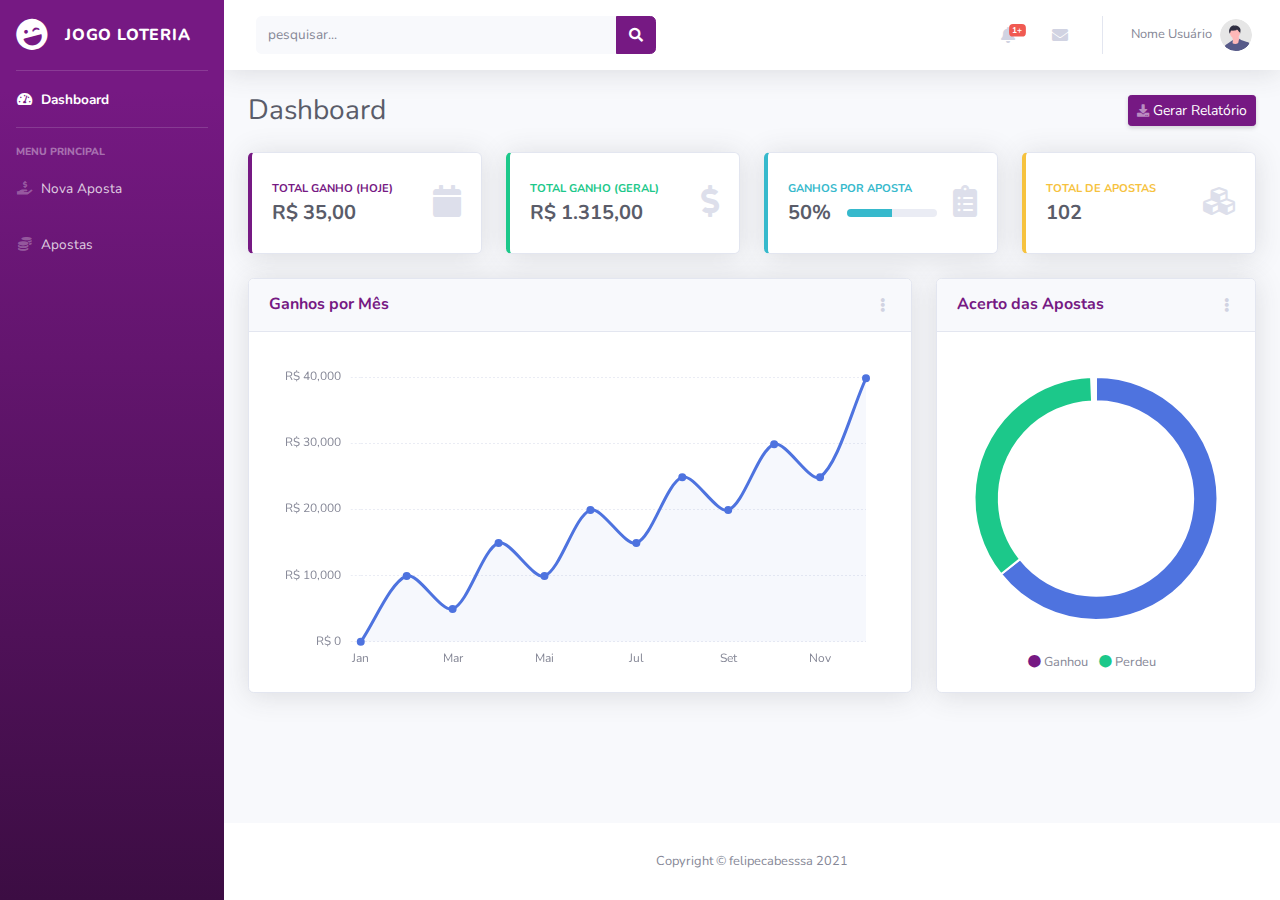
<file: Frontend/index.html>
<!DOCTYPE html>
<html lang="pt-BR">

<head>

    <meta charset="utf-8">
    <meta http-equiv="X-UA-Compatible" content="IE=edge">
    <meta name="viewport" content="width=device-width, initial-scale=1, shrink-to-fit=no">
    <meta name="description" content="">
    <meta name="author" content="">

    <title>Jogo Loteria - Dashboard</title>

    <!-- Custom fonts for this template-->
    <link href="vendor/fontawesome-free/css/all.min.css" rel="stylesheet" type="text/css">
    <link
        href="https://fonts.googleapis.com/css?family=Nunito:200,200i,300,300i,400,400i,600,600i,700,700i,800,800i,900,900i"
        rel="stylesheet">

    <!-- Custom styles for this template-->
    <link href="css/sb-admin-2.min.css" rel="stylesheet">
    <link rel="stylesheet" href="css/print-dashboard.css">
    <link rel="shortcut icon" href="trevo.ico" type="image/x-icon">

</head>

<body id="page-top">

    <!-- Page Wrapper -->
    <div id="wrapper">

        <!-- Sidebar -->
        <ul class="navbar-nav bg-gradient-primary sidebar sidebar-dark accordion no-print" id="accordionSidebar">

            <!-- Sidebar - Brand -->
            <a class="sidebar-brand d-flex align-items-center justify-content-center" href="index.html">
                <div class="sidebar-brand-icon rotate-n-15">
                    <i class="fas fa-laugh-wink"></i>
                </div>
                <div class="sidebar-brand-text mx-3">Jogo Loteria</div>
            </a>

            <!-- Divider -->
            <hr class="sidebar-divider my-0">

            <!-- Nav Item - Dashboard -->
            <li class="nav-item active">
                <a class="nav-link" href="index.html">
                    <i class="fas fa-fw fa-tachometer-alt"></i>
                    <span>Dashboard</span></a>
            </li>

            <!-- Divider -->
            <hr class="sidebar-divider">

            <!-- Heading -->
            <div class="sidebar-heading">
                Menu Principal
            </div>

            <!-- Nav Item - Charts -->
            <li class="nav-item">
                <a class="nav-link" href="novaaposta.html">
                    <i class="fas fa-fw fa-hand-holding-usd"></i>
                    <span>Nova Aposta</span></a>
            </li>

            <li class="nav-item">
                <a class="nav-link" href="apostas.html">
                    <i class="fas fa-fw fa-coins"></i>
                    <span>Apostas</span></a>
            </li>

        </ul>
        <!-- End of Sidebar -->

        <!-- Content Wrapper -->
        <div id="content-wrapper" class="d-flex flex-column">

            <!-- Main Content -->
            <div id="content">

                <!-- Topbar -->
                <nav class="navbar navbar-expand navbar-light bg-white topbar mb-4 static-top shadow">

                    <!-- Sidebar Toggle (Topbar) -->
                    <button id="sidebarToggleTop" class="btn btn-link d-md-none rounded-circle mr-3">
                        <i class="fa fa-bars"></i>
                    </button>

                    <!-- Topbar Search -->
                    <form
                        class="d-none d-sm-inline-block form-inline mr-auto ml-md-3 my-2 my-md-0 mw-100 navbar-search">
                        <div class="input-group">
                            <input type="text" class="form-control bg-light border-0 small" placeholder="pesquisar..."
                                aria-label="Search" aria-describedby="basic-addon2">
                            <div class="input-group-append">
                                <button class="btn btn-primary" type="button">
                                    <i class="fas fa-search fa-sm"></i>
                                </button>
                            </div>
                        </div>
                    </form>

                    <!-- Topbar Navbar -->
                    <ul class="navbar-nav ml-auto">

                        <!-- Nav Item - Search Dropdown (Visible Only XS) -->
                        <li class="nav-item dropdown no-arrow d-sm-none">
                            <a class="nav-link dropdown-toggle" href="#" id="searchDropdown" role="button"
                                data-toggle="dropdown" aria-haspopup="true" aria-expanded="false">
                                <i class="fas fa-search fa-fw"></i>
                            </a>
                            <!-- Dropdown - Messages -->
                            <div class="dropdown-menu dropdown-menu-right p-3 shadow animated--grow-in"
                                aria-labelledby="searchDropdown">
                                <form class="form-inline mr-auto w-100 navbar-search">
                                    <div class="input-group">
                                        <input type="text" class="form-control bg-light border-0 small"
                                            placeholder="Search for..." aria-label="Search"
                                            aria-describedby="basic-addon2">
                                        <div class="input-group-append">
                                            <button class="btn btn-primary" type="button">
                                                <i class="fas fa-search fa-sm"></i>
                                            </button>
                                        </div>
                                    </div>
                                </form>
                            </div>
                        </li>

                        <!-- Nav Item - Alerts -->
                        <li class="nav-item dropdown no-arrow mx-1">
                            <a class="nav-link dropdown-toggle" href="#" id="alertsDropdown" role="button"
                                data-toggle="dropdown" aria-haspopup="true" aria-expanded="false">
                                <i class="fas fa-bell fa-fw"></i>
                                <!-- Counter - Alerts -->
                                <span class="badge badge-danger badge-counter">1+</span>
                            </a>
                            <!-- Dropdown - Alerts -->
                            <div class="dropdown-list dropdown-menu dropdown-menu-right shadow animated--grow-in"
                                aria-labelledby="alertsDropdown">
                                <h6 class="dropdown-header">
                                    Alertas
                                </h6>
                                
                                <a class="dropdown-item d-flex align-items-center" href="#">
                                    <div class="mr-3">
                                        <div class="icon-circle bg-success">
                                            <i class="fas fa-donate text-white"></i>
                                        </div>
                                    </div>
                                    <div>
                                        <div class="small text-gray-500">29 Dezembro, 2021</div>
                                        Seja bem-vindo ao Jogo Loteria! Boa sorte! Vai precisar !
                                    </div>
                                </a>
                                
                                <a class="dropdown-item text-center small text-gray-500" href="#">Show All Alerts</a>
                            </div>
                        </li>

                        <!-- Nav Item - Messages -->
                        <li class="nav-item dropdown no-arrow mx-1">
                            <a class="nav-link dropdown-toggle" href="#" id="messagesDropdown" role="button"
                                data-toggle="dropdown" aria-haspopup="true" aria-expanded="false">
                                <i class="fas fa-envelope fa-fw"></i>
                                <!-- Counter - Messages -->
                                <!-- <span class="badge badge-danger badge-counter">0</span> -->
                            </a>
                            <!-- Dropdown - Messages -->
                            <div class="dropdown-list dropdown-menu dropdown-menu-right shadow animated--grow-in"
                                aria-labelledby="messagesDropdown">
                                <h6 class="dropdown-header">
                                    Mensagens
                                </h6>
                                
                                <a class="dropdown-item text-center small text-gray-500" href="#">Sem mensagens</a>
                            </div>
                        </li>

                        <div class="topbar-divider d-none d-sm-block"></div>

                        <!-- Nav Item - User Information -->
                        <li class="nav-item dropdown no-arrow">
                            <a class="nav-link dropdown-toggle" href="#" id="userDropdown" role="button"
                                data-toggle="dropdown" aria-haspopup="true" aria-expanded="false">
                                <span class="mr-2 d-none d-lg-inline text-gray-600 small">Nome Usuário</span>
                                <img class="img-profile rounded-circle"
                                    src="img/undraw_profile.svg">
                            </a>
                            <!-- Dropdown - User Information -->
                            <div class="dropdown-menu dropdown-menu-right shadow animated--grow-in"
                                aria-labelledby="userDropdown">
                                <a class="dropdown-item" href="#">
                                    <i class="fas fa-user fa-sm fa-fw mr-2 text-gray-400"></i>
                                    Perfil
                                </a>
                                
                                <div class="dropdown-divider"></div>
                                <a class="dropdown-item" href="#" data-toggle="modal" data-target="#logoutModal">
                                    <i class="fas fa-sign-out-alt fa-sm fa-fw mr-2 text-gray-400"></i>
                                    Sair
                                </a>
                            </div>
                        </li>

                    </ul>

                </nav>
                <!-- End of Topbar -->

                <!-- Begin Page Content -->
                <div class="container-fluid">

                    <!-- Page Heading -->
                    <div class="d-sm-flex align-items-center justify-content-between mb-4 no-print">
                        <h1 class="h3 mb-0 text-gray-800">Dashboard</h1>
                        <button onclick="window.print()" class="d-none d-sm-inline-block btn btn-sm btn-primary shadow-sm"><i
                                class="fas fa-download fa-sm text-white-50"></i> Gerar Relatório</button>
                    </div>

                    <div class="d-sm-flex align-items-center justify-content-between mb-4 only-print">
                        <h1 class="h3 mb-0 text-gray-800">Relatório Resumo de Apostas</h1>
                    </div>

                    <!-- Content Row -->
                    <div class="row">

                        <!-- Earnings (Monthly) Card Example -->
                        <div class="col-xl-3 col-md-6 mb-4">
                            <div class="card border-left-primary shadow h-100 py-2">
                                <div class="card-body">
                                    <div class="row no-gutters align-items-center">
                                        <div class="col mr-2">
                                            <div class="text-xs font-weight-bold text-primary text-uppercase mb-1">
                                                Total ganho (Hoje)</div>
                                            <div class="h5 mb-0 font-weight-bold text-gray-800">R$ 35,00</div>
                                        </div>
                                        <div class="col-auto">
                                            <i class="fas fa-calendar fa-2x text-gray-300"></i>
                                        </div>
                                    </div>
                                </div>
                            </div>
                        </div>

                        <!-- Earnings (Monthly) Card Example -->
                        <div class="col-xl-3 col-md-6 mb-4">
                            <div class="card border-left-success shadow h-100 py-2">
                                <div class="card-body">
                                    <div class="row no-gutters align-items-center">
                                        <div class="col mr-2">
                                            <div class="text-xs font-weight-bold text-success text-uppercase mb-1">
                                                Total ganho (geral)</div>
                                            <div class="h5 mb-0 font-weight-bold text-gray-800">R$ 1.315,00</div>
                                        </div>
                                        <div class="col-auto">
                                            <i class="fas fa-dollar-sign fa-2x text-gray-300"></i>
                                        </div>
                                    </div>
                                </div>
                            </div>
                        </div>

                        <!-- Earnings (Monthly) Card Example -->
                        <div class="col-xl-3 col-md-6 mb-4">
                            <div class="card border-left-info shadow h-100 py-2">
                                <div class="card-body">
                                    <div class="row no-gutters align-items-center">
                                        <div class="col mr-2">
                                            <div class="text-xs font-weight-bold text-info text-uppercase mb-1">Ganhos por aposta
                                            </div>
                                            <div class="row no-gutters align-items-center">
                                                <div class="col-auto">
                                                    <div class="h5 mb-0 mr-3 font-weight-bold text-gray-800">50%</div>
                                                </div>
                                                <div class="col">
                                                    <div class="progress progress-sm mr-2">
                                                        <div class="progress-bar bg-info" role="progressbar"
                                                            style="width: 50%" aria-valuenow="50" aria-valuemin="0"
                                                            aria-valuemax="100"></div>
                                                    </div>
                                                </div>
                                            </div>
                                        </div>
                                        <div class="col-auto">
                                            <i class="fas fa-clipboard-list fa-2x text-gray-300"></i>
                                        </div>
                                    </div>
                                </div>
                            </div>
                        </div>

                        <!-- Pending Requests Card Example -->
                        <div class="col-xl-3 col-md-6 mb-4">
                            <div class="card border-left-warning shadow h-100 py-2">
                                <div class="card-body">
                                    <div class="row no-gutters align-items-center">
                                        <div class="col mr-2">
                                            <div class="text-xs font-weight-bold text-warning text-uppercase mb-1">
                                                Total de apostas</div>
                                            <div class="h5 mb-0 font-weight-bold text-gray-800">102</div>
                                        </div>
                                        <div class="col-auto">
                                            <i class="fas fa-cubes fa-2x text-gray-300"></i>
                                        </div>
                                    </div>
                                </div>
                            </div>
                        </div>
                    </div>

                    <!-- Content Row -->

                    <div class="row">

                        <!-- Area Chart -->
                        <div class="col-xl-8 col-lg-7">
                            <div class="card shadow mb-4">
                                <!-- Card Header - Dropdown -->
                                <div
                                    class="card-header py-3 d-flex flex-row align-items-center justify-content-between">
                                    <h6 class="m-0 font-weight-bold text-primary">Ganhos por Mês</h6>
                                    <div class="dropdown no-arrow">
                                        <a class="dropdown-toggle" href="#" role="button" id="dropdownMenuLink"
                                            data-toggle="dropdown" aria-haspopup="true" aria-expanded="false">
                                            <i class="fas fa-ellipsis-v fa-sm fa-fw text-gray-400"></i>
                                        </a>
                                        <div class="dropdown-menu dropdown-menu-right shadow animated--fade-in"
                                            aria-labelledby="dropdownMenuLink">
                                            <div class="dropdown-header">Dropdown Header:</div>
                                            <a class="dropdown-item" href="#">Action</a>
                                            <a class="dropdown-item" href="#">Another action</a>
                                            <div class="dropdown-divider"></div>
                                            <a class="dropdown-item" href="#">Something else here</a>
                                        </div>
                                    </div>
                                </div>
                                <!-- Card Body -->
                                <div class="card-body">
                                    <div class="chart-area">
                                        <canvas id="myAreaChart"></canvas>
                                    </div>
                                </div>
                            </div>
                        </div>

                        <!-- Pie Chart -->
                        <div class="col-xl-4 col-lg-5">
                            <div class="card shadow mb-4">
                                <!-- Card Header - Dropdown -->
                                <div
                                    class="card-header py-3 d-flex flex-row align-items-center justify-content-between">
                                    <h6 class="m-0 font-weight-bold text-primary">Acerto das Apostas</h6>
                                    <div class="dropdown no-arrow">
                                        <a class="dropdown-toggle" href="#" role="button" id="dropdownMenuLink"
                                            data-toggle="dropdown" aria-haspopup="true" aria-expanded="false">
                                            <i class="fas fa-ellipsis-v fa-sm fa-fw text-gray-400"></i>
                                        </a>
                                        <div class="dropdown-menu dropdown-menu-right shadow animated--fade-in"
                                            aria-labelledby="dropdownMenuLink">
                                            <div class="dropdown-header">Dropdown Header:</div>
                                            <a class="dropdown-item" href="#">Action</a>
                                            <a class="dropdown-item" href="#">Another action</a>
                                            <div class="dropdown-divider"></div>
                                            <a class="dropdown-item" href="#">Something else here</a>
                                        </div>
                                    </div>
                                </div>
                                <!-- Card Body -->
                                <div class="card-body">
                                    <div class="chart-pie pt-4 pb-2">
                                        <canvas id="myPieChart"></canvas>
                                    </div>
                                    <div class="mt-4 text-center small">
                                        <span class="mr-2">
                                            <i class="fas fa-circle text-primary"></i> Ganhou
                                        </span>
                                        <span class="mr-2">
                                            <i class="fas fa-circle text-success"></i> Perdeu
                                        </span>
                                        
                                    </div>
                                </div>
                            </div>
                        </div>
                    </div>



                </div>
                <!-- /.container-fluid -->

            </div>
            <!-- End of Main Content -->

            <!-- Footer -->
            <footer class="sticky-footer bg-white no-print">
                <div class="container my-auto">
                    <div class="copyright text-center my-auto">
                        <span>Copyright &copy; felipecabesssa 2021</span>
                    </div>
                </div>
            </footer>
            <!-- End of Footer -->

        </div>
        <!-- End of Content Wrapper -->

    </div>
    <!-- End of Page Wrapper -->

    <!-- Scroll to Top Button-->
    <a class="scroll-to-top rounded" href="#page-top">
        <i class="fas fa-angle-up"></i>
    </a>

    <!-- Logout Modal-->
    <div class="modal fade" id="logoutModal" tabindex="-1" role="dialog" aria-labelledby="exampleModalLabel"
        aria-hidden="true">
        <div class="modal-dialog" role="document">
            <div class="modal-content">
                <div class="modal-header">
                    <h5 class="modal-title" id="exampleModalLabel">Deseja realmente sair?</h5>
                    <button class="close" type="button" data-dismiss="modal" aria-label="Close">
                        <span aria-hidden="true">×</span>
                    </button>
                </div>
                <div class="modal-footer">
                    <button class="btn btn-secondary" type="button" data-dismiss="modal">Cancelar</button>
                    <a class="btn btn-primary" href="login.html">Sair</a>
                </div>
            </div>
        </div>
    </div>

    <!-- Bootstrap core JavaScript-->
    <script src="vendor/jquery/jquery.min.js"></script>
    <script src="vendor/bootstrap/js/bootstrap.bundle.min.js"></script>

    <!-- Core plugin JavaScript-->
    <script src="vendor/jquery-easing/jquery.easing.min.js"></script>

    <!-- Custom scripts for all pages-->
    <script src="js/sb-admin-2.min.js"></script>

    <!-- Page level plugins -->
    <script src="vendor/chart.js/Chart.min.js"></script>

    <!-- Page level custom scripts -->
    <script src="js/demo/chart-area-demo.js"></script>
    <script src="js/demo/chart-pie-demo.js"></script>

</body>

</html>
</file>
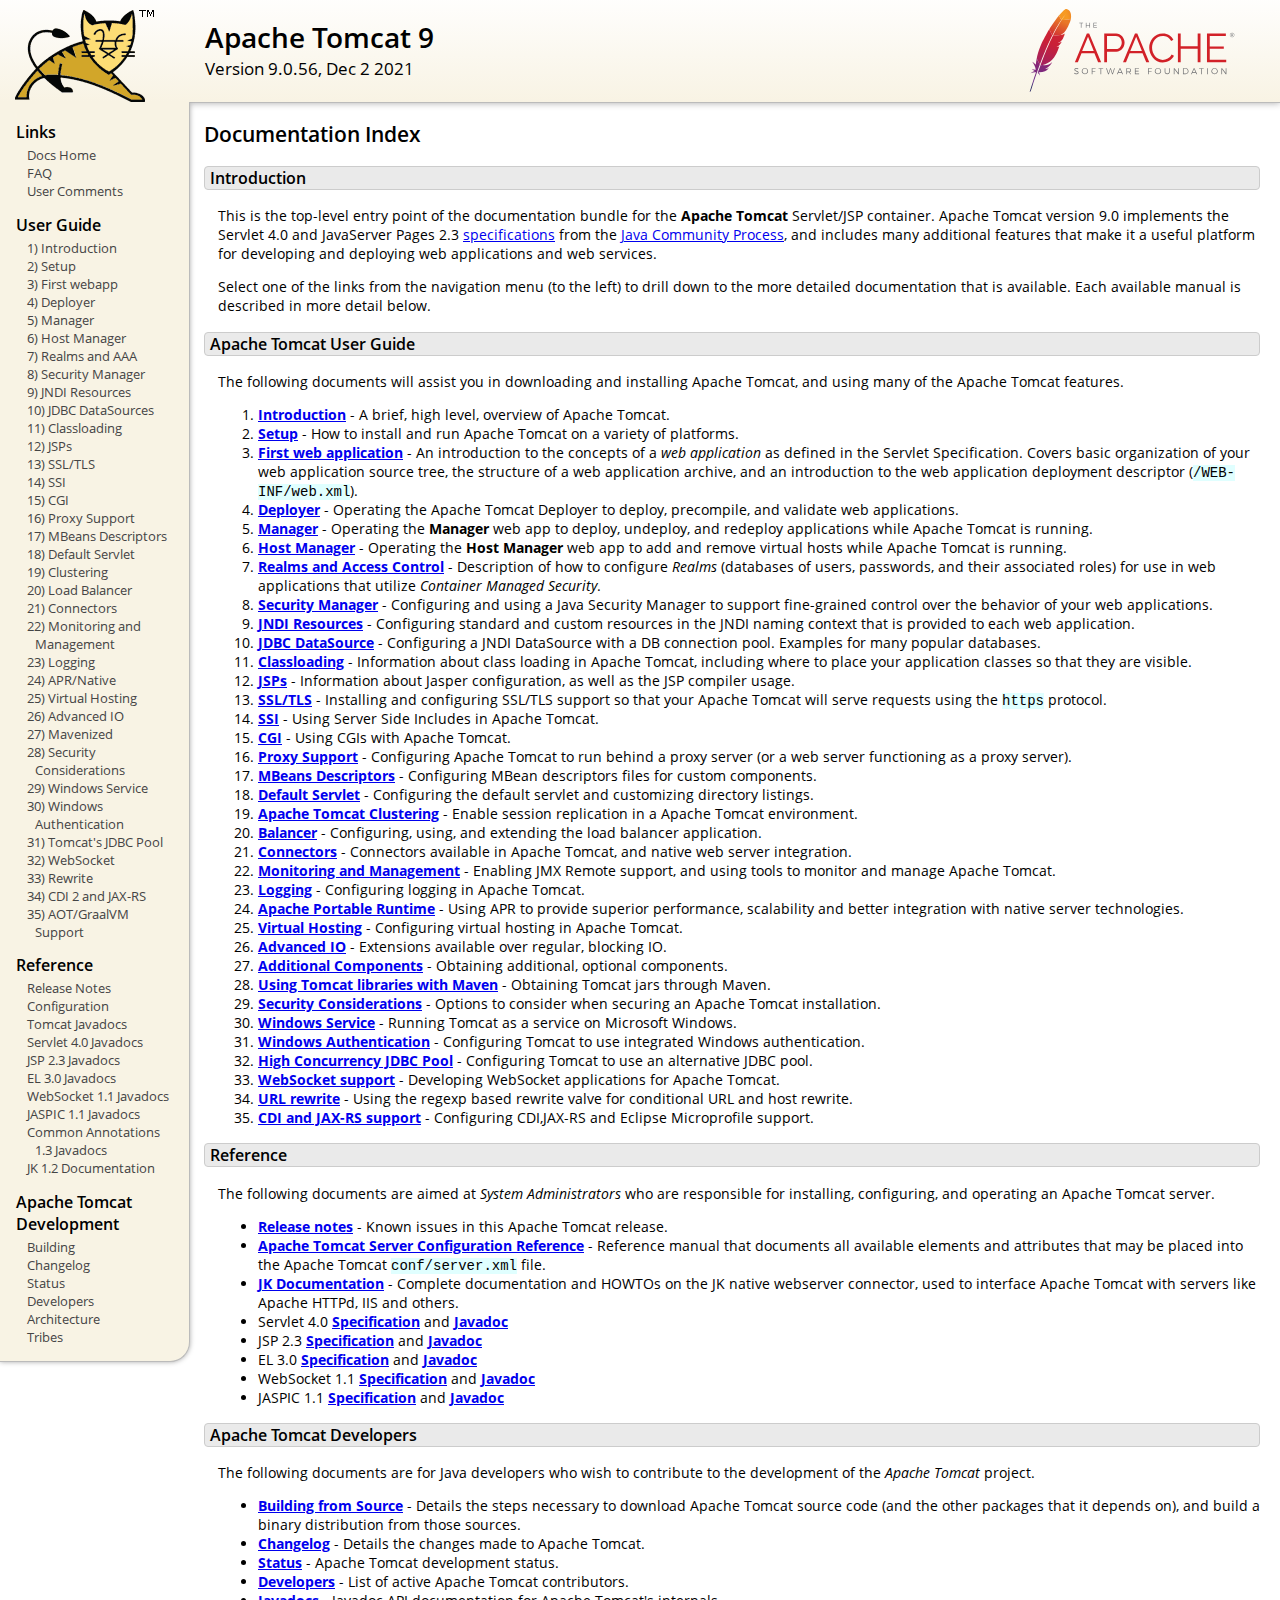
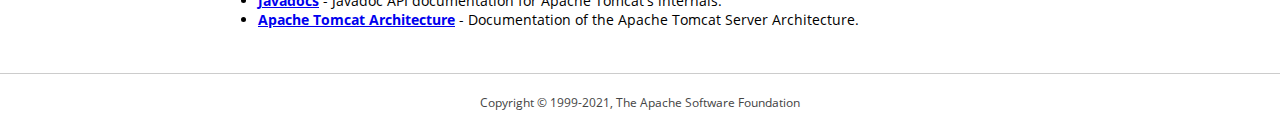
<file: Tomcat/apache-tomcat-9.0.56/webapps/docs/index.html>
<!DOCTYPE html SYSTEM "about:legacy-compat">
<html lang="en"><head><META http-equiv="Content-Type" content="text/html; charset=UTF-8"><link href="./images/docs-stylesheet.css" rel="stylesheet" type="text/css"><title>Apache Tomcat 9 (9.0.56) - Documentation Index</title><meta name="author" content="Craig R. McClanahan"><meta name="author" content="Remy Maucherat"><meta name="author" content="Yoav Shapira"></head><body><div id="wrapper"><header><div id="header"><div><div><div class="logo noPrint"><a href="https://tomcat.apache.org/"><img alt="Tomcat Home" src="./images/tomcat.png"></a></div><div style="height: 1px;"></div><div class="asfLogo noPrint"><a href="https://www.apache.org/" target="_blank"><img src="./images/asf-logo.svg" alt="The Apache Software Foundation" style="width: 266px; height: 83px;"></a></div><h1>Apache Tomcat 9</h1><div class="versionInfo">
            Version 9.0.56,
            <time datetime="2021-12-02">Dec 2 2021</time></div><div style="height: 1px;"></div><div style="clear: left;"></div></div></div></div></header><div id="middle"><div><div id="mainLeft" class="noprint"><div><nav><div><h2>Links</h2><ul><li><a href="index.html">Docs Home</a></li><li><a href="https://wiki.apache.org/tomcat/FAQ">FAQ</a></li><li><a href="#comments_section">User Comments</a></li></ul></div><div><h2>User Guide</h2><ul><li><a href="introduction.html">1) Introduction</a></li><li><a href="setup.html">2) Setup</a></li><li><a href="appdev/index.html">3) First webapp</a></li><li><a href="deployer-howto.html">4) Deployer</a></li><li><a href="manager-howto.html">5) Manager</a></li><li><a href="host-manager-howto.html">6) Host Manager</a></li><li><a href="realm-howto.html">7) Realms and AAA</a></li><li><a href="security-manager-howto.html">8) Security Manager</a></li><li><a href="jndi-resources-howto.html">9) JNDI Resources</a></li><li><a href="jndi-datasource-examples-howto.html">10) JDBC DataSources</a></li><li><a href="class-loader-howto.html">11) Classloading</a></li><li><a href="jasper-howto.html">12) JSPs</a></li><li><a href="ssl-howto.html">13) SSL/TLS</a></li><li><a href="ssi-howto.html">14) SSI</a></li><li><a href="cgi-howto.html">15) CGI</a></li><li><a href="proxy-howto.html">16) Proxy Support</a></li><li><a href="mbeans-descriptors-howto.html">17) MBeans Descriptors</a></li><li><a href="default-servlet.html">18) Default Servlet</a></li><li><a href="cluster-howto.html">19) Clustering</a></li><li><a href="balancer-howto.html">20) Load Balancer</a></li><li><a href="connectors.html">21) Connectors</a></li><li><a href="monitoring.html">22) Monitoring and Management</a></li><li><a href="logging.html">23) Logging</a></li><li><a href="apr.html">24) APR/Native</a></li><li><a href="virtual-hosting-howto.html">25) Virtual Hosting</a></li><li><a href="aio.html">26) Advanced IO</a></li><li><a href="maven-jars.html">27) Mavenized</a></li><li><a href="security-howto.html">28) Security Considerations</a></li><li><a href="windows-service-howto.html">29) Windows Service</a></li><li><a href="windows-auth-howto.html">30) Windows Authentication</a></li><li><a href="jdbc-pool.html">31) Tomcat's JDBC Pool</a></li><li><a href="web-socket-howto.html">32) WebSocket</a></li><li><a href="rewrite.html">33) Rewrite</a></li><li><a href="cdi.html">34) CDI 2 and JAX-RS</a></li><li><a href="graal.html">35) AOT/GraalVM Support</a></li></ul></div><div><h2>Reference</h2><ul><li><a href="RELEASE-NOTES.txt">Release Notes</a></li><li><a href="config/index.html">Configuration</a></li><li><a href="api/index.html">Tomcat Javadocs</a></li><li><a href="servletapi/index.html">Servlet 4.0 Javadocs</a></li><li><a href="jspapi/index.html">JSP 2.3 Javadocs</a></li><li><a href="elapi/index.html">EL 3.0 Javadocs</a></li><li><a href="websocketapi/index.html">WebSocket 1.1 Javadocs</a></li><li><a href="jaspicapi/index.html">JASPIC 1.1 Javadocs</a></li><li><a href="annotationapi/index.html">Common Annotations 1.3 Javadocs</a></li><li><a href="https://tomcat.apache.org/connectors-doc/">JK 1.2 Documentation</a></li></ul></div><div><h2>Apache Tomcat Development</h2><ul><li><a href="building.html">Building</a></li><li><a href="changelog.html">Changelog</a></li><li><a href="https://wiki.apache.org/tomcat/TomcatVersions">Status</a></li><li><a href="developers.html">Developers</a></li><li><a href="architecture/index.html">Architecture</a></li><li><a href="tribes/introduction.html">Tribes</a></li></ul></div></nav></div></div><div id="mainRight"><div id="content"><h2>Documentation Index</h2><h3 id="Introduction">Introduction</h3><div class="text">

<p>This is the top-level entry point of the documentation bundle for the
<strong>Apache Tomcat</strong> Servlet/JSP container.  Apache Tomcat version
9.0 implements the Servlet 4.0 and JavaServer Pages 2.3
<a href="https://wiki.apache.org/tomcat/Specifications">specifications</a> from the
<a href="https://www.jcp.org">Java Community Process</a>, and includes many
additional features that make it a useful platform for developing and deploying
web applications and web services.</p>

<p>Select one of the links from the navigation menu (to the left) to drill
down to the more detailed documentation that is available.  Each available
manual is described in more detail below.</p>

</div><h3 id="Apache_Tomcat_User_Guide">Apache Tomcat User Guide</h3><div class="text">

<p>The following documents will assist you in downloading and installing
Apache Tomcat, and using many of the Apache Tomcat features.</p>

<ol>
<li><a href="introduction.html"><strong>Introduction</strong></a> - A
    brief, high level, overview of Apache Tomcat.</li>
<li><a href="setup.html"><strong>Setup</strong></a> - How to install and run
    Apache Tomcat on a variety of platforms.</li>
<li><a href="appdev/index.html"><strong>First web application</strong></a>
    - An introduction to the concepts of a <em>web application</em> as defined
    in the Servlet Specification.  Covers basic organization of your web application
    source tree, the structure of a web application archive, and an
    introduction to the web application deployment descriptor
    (<code>/WEB-INF/web.xml</code>).</li>
<li><a href="deployer-howto.html"><strong>Deployer</strong></a> -
    Operating the Apache Tomcat Deployer to deploy, precompile, and validate web
    applications.</li>
<li><a href="manager-howto.html"><strong>Manager</strong></a> -
    Operating the <strong>Manager</strong> web app to deploy, undeploy, and
    redeploy applications while Apache Tomcat is running.</li>
<li><a href="host-manager-howto.html"><strong>Host Manager</strong></a> -
    Operating the <strong>Host Manager</strong> web app to add and remove
    virtual hosts while Apache Tomcat is running.</li>
<li><a href="realm-howto.html"><strong>Realms and Access Control</strong></a>
    - Description of how to configure <em>Realms</em> (databases of users,
    passwords, and their associated roles) for use in web applications that
    utilize <em>Container Managed Security</em>.</li>
<li><a href="security-manager-howto.html"><strong>Security Manager</strong></a>
    - Configuring and using a Java Security Manager to
    support fine-grained control over the behavior of your web applications.
    </li>
<li><a href="jndi-resources-howto.html"><strong>JNDI Resources</strong></a>
    - Configuring standard and custom resources in the JNDI naming context
    that is provided to each web application.</li>
<li><a href="jndi-datasource-examples-howto.html">
    <strong>JDBC DataSource</strong></a>
    - Configuring a JNDI DataSource with a DB connection pool.
    Examples for many popular databases.</li>
<li><a href="class-loader-howto.html"><strong>Classloading</strong></a>
    - Information about class loading in Apache Tomcat, including where to place
    your application classes so that they are visible.</li>
<li><a href="jasper-howto.html"><strong>JSPs</strong></a>
    - Information about Jasper configuration, as well as the JSP compiler
    usage.</li>
<li><a href="ssl-howto.html"><strong>SSL/TLS</strong></a> -
    Installing and configuring SSL/TLS support so that your Apache Tomcat will
    serve requests using the <code>https</code> protocol.</li>
<li><a href="ssi-howto.html"><strong>SSI</strong></a> -
    Using Server Side Includes in Apache Tomcat.</li>
<li><a href="cgi-howto.html"><strong>CGI</strong></a> -
    Using CGIs with Apache Tomcat.</li>
<li><a href="proxy-howto.html"><strong>Proxy Support</strong></a> -
    Configuring Apache Tomcat to run behind a proxy server (or a web server
    functioning as a proxy server).</li>
<li><a href="mbeans-descriptors-howto.html"><strong>MBeans Descriptors</strong></a> -
    Configuring MBean descriptors files for custom components.</li>
<li><a href="default-servlet.html"><strong>Default Servlet</strong></a> -
    Configuring the default servlet and customizing directory listings.</li>
<li><a href="cluster-howto.html"><strong>Apache Tomcat Clustering</strong></a> -
    Enable session replication in a Apache Tomcat environment.</li>
<li><a href="balancer-howto.html"><strong>Balancer</strong></a> -
    Configuring, using, and extending the load balancer application.</li>
<li><a href="connectors.html"><strong>Connectors</strong></a> -
    Connectors available in Apache Tomcat, and native web server integration.</li>
<li><a href="monitoring.html"><strong>Monitoring and Management</strong></a> -
    Enabling JMX Remote support, and using tools to monitor and manage Apache Tomcat.</li>
<li><a href="logging.html"><strong>Logging</strong></a> -
    Configuring logging in Apache Tomcat.</li>
<li><a href="apr.html"><strong>Apache Portable Runtime</strong></a> -
    Using APR to provide superior performance, scalability and better
    integration with native server technologies.</li>
<li><a href="virtual-hosting-howto.html"><strong>Virtual Hosting</strong></a> -
    Configuring virtual hosting in Apache Tomcat.</li>
<li><a href="aio.html"><strong>Advanced IO</strong></a> -
    Extensions available over regular, blocking IO.</li>
<li><a href="extras.html"><strong>Additional Components</strong></a> -
    Obtaining additional, optional components.</li>
<li><a href="maven-jars.html"><strong>Using Tomcat libraries with Maven</strong></a> -
    Obtaining Tomcat jars through Maven.</li>
<li><a href="security-howto.html"><strong>Security Considerations</strong></a> -
    Options to consider when securing an Apache Tomcat installation.</li>
<li><a href="windows-service-howto.html"><strong>Windows Service</strong></a> -
    Running Tomcat as a service on Microsoft Windows.</li>
<li><a href="windows-auth-howto.html"><strong>Windows Authentication</strong></a> -
    Configuring Tomcat to use integrated Windows authentication.</li>
<li><a href="jdbc-pool.html"><strong>High Concurrency JDBC Pool</strong></a> -
    Configuring Tomcat to use an alternative JDBC pool.</li>
<li><a href="web-socket-howto.html"><strong>WebSocket support</strong></a> -
    Developing WebSocket applications for Apache Tomcat.</li>
<li><a href="rewrite.html"><strong>URL rewrite</strong></a> -
    Using the regexp based rewrite valve for conditional URL and host rewrite.</li>
<li><a href="cdi.html"><strong>CDI and JAX-RS support</strong></a> -
    Configuring CDI,JAX-RS and Eclipse Microprofile support.</li>
</ol>

</div><h3 id="Reference">Reference</h3><div class="text">

<p>The following documents are aimed at <em>System Administrators</em> who
are responsible for installing, configuring, and operating an Apache Tomcat server.
</p>
<ul>
<li><a href="RELEASE-NOTES.txt"><strong>Release notes</strong></a>
    - Known issues in this Apache Tomcat release.
    </li>
<li><a href="config/index.html"><strong>Apache Tomcat Server Configuration Reference</strong></a>
    - Reference manual that documents all available elements and attributes
      that may be placed into the Apache Tomcat <code>conf/server.xml</code> file.
    </li>
<li><a href="https://tomcat.apache.org/connectors-doc/index.html"><strong>JK Documentation</strong></a>
    - Complete documentation and HOWTOs on the JK native webserver connector,
      used to interface Apache Tomcat with servers like Apache HTTPd, IIS
      and others.</li>
<li>Servlet 4.0
    <a href="https://jcp.org/aboutJava/communityprocess/final/jsr369/index.html">
    <strong>Specification</strong></a> and
    <a href="https://javaee.github.io/javaee-spec/javadocs/javax/servlet/package-summary.html">
    <strong>Javadoc</strong></a>
    </li>
<li>JSP 2.3
    <a href="https://jcp.org/aboutJava/communityprocess/mrel/jsr245/index2.html">
    <strong>Specification</strong></a> and
    <a href="http://docs.oracle.com/javaee/7/api/javax/servlet/jsp/package-summary.html">
    <strong>Javadoc</strong></a>
    </li>
<li>EL 3.0
    <a href="https://jcp.org/aboutJava/communityprocess/final/jsr341/index.html">
    <strong>Specification</strong></a> and
    <a href="http://docs.oracle.com/javaee/7/api/javax/el/package-summary.html">
    <strong>Javadoc</strong></a>
    </li>
<li>WebSocket 1.1
    <a href="https://jcp.org/aboutJava/communityprocess/mrel/jsr356/index.html">
    <strong>Specification</strong></a> and
    <a href="http://docs.oracle.com/javaee/7/api/javax/websocket/package-summary.html">
    <strong>Javadoc</strong></a>
    </li>
<li>JASPIC 1.1
    <a href="https://jcp.org/aboutJava/communityprocess/mrel/jsr196/index.html">
    <strong>Specification</strong></a> and
    <a href="http://docs.oracle.com/javaee/7/api/javax/security/auth/message/package-summary.html">
    <strong>Javadoc</strong></a>
    </li>
</ul>

</div><h3 id="Apache_Tomcat_Developers">Apache Tomcat Developers</h3><div class="text">

<p>The following documents are for Java developers who wish to contribute to
the development of the <em>Apache Tomcat</em> project.</p>
<ul>
<li><a href="building.html"><strong>Building from Source</strong></a> -
    Details the steps necessary to download Apache Tomcat source code (and the
    other packages that it depends on), and build a binary distribution from
    those sources.
    </li>
<li><a href="changelog.html"><strong>Changelog</strong></a> - Details the
    changes made to Apache Tomcat.
    </li>
<li><a href="https://wiki.apache.org/tomcat/TomcatVersions"><strong>Status</strong></a> -
    Apache Tomcat development status.
    </li>
<li><a href="developers.html"><strong>Developers</strong></a> - List of active
    Apache Tomcat contributors.
    </li>
<li><a href="api/index.html"><strong>Javadocs</strong></a>
    - Javadoc API documentation for Apache Tomcat's internals.</li>
<li><a href="architecture/index.html"><strong>Apache Tomcat Architecture</strong></a>
    - Documentation of the Apache Tomcat Server Architecture.</li>
</ul>

</div></div></div></div></div><footer><div id="footer">
    Copyright &copy; 1999-2021, The Apache Software Foundation
    </div></footer></div></body></html>
</file>
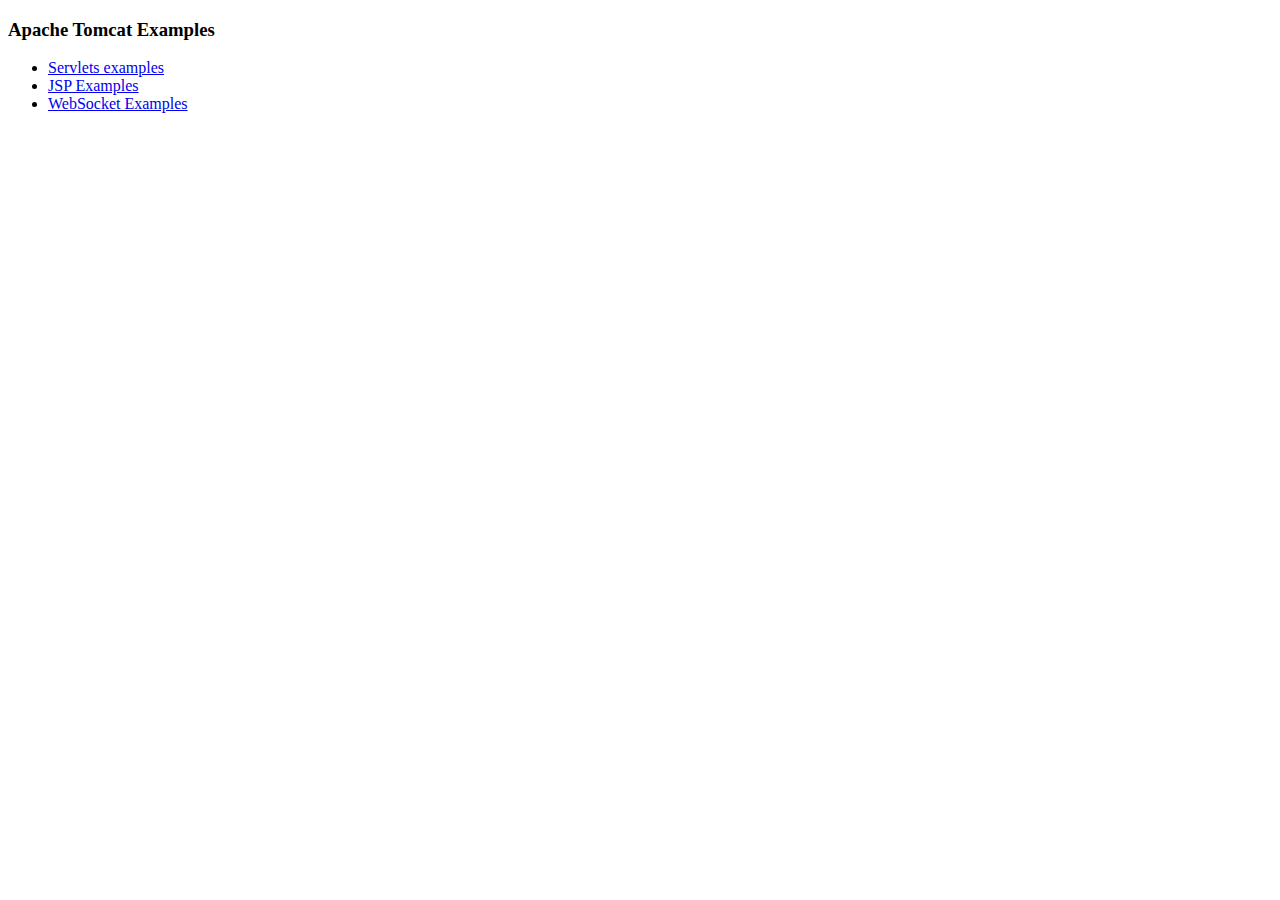
<file: Tomcat/apache-tomcat-9.0.56/webapps/examples/index.html>
<!--
  Licensed to the Apache Software Foundation (ASF) under one or more
  contributor license agreements.  See the NOTICE file distributed with
  this work for additional information regarding copyright ownership.
  The ASF licenses this file to You under the Apache License, Version 2.0
  (the "License"); you may not use this file except in compliance with
  the License.  You may obtain a copy of the License at

      http://www.apache.org/licenses/LICENSE-2.0

  Unless required by applicable law or agreed to in writing, software
  distributed under the License is distributed on an "AS IS" BASIS,
  WITHOUT WARRANTIES OR CONDITIONS OF ANY KIND, either express or implied.
  See the License for the specific language governing permissions and
  limitations under the License.
-->
<!DOCTYPE HTML><html lang="en"><head>
<meta charset="UTF-8">
<title>Apache Tomcat Examples</title>
</head>
<body>
<p>
<h3>Apache Tomcat Examples</H3>
<p></p>
<ul>
<li><a href="servlets">Servlets examples</a></li>
<li><a href="jsp">JSP Examples</a></li>
<li><a href="websocket/index.xhtml">WebSocket Examples</a></li>
</ul>
</body></html>
</file>
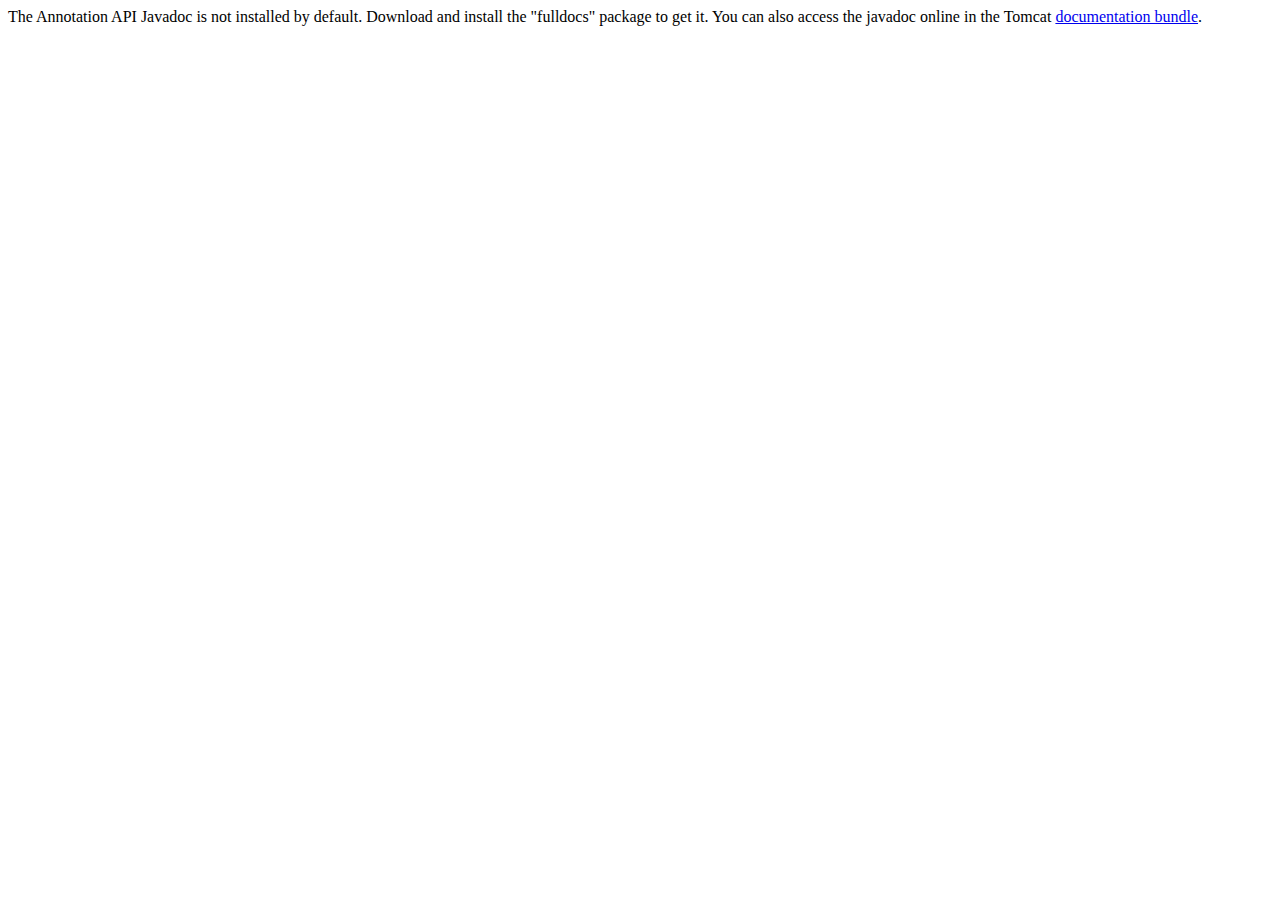
<file: Tomcat/apache-tomcat-9.0.56/webapps/docs/annotationapi/index.html>
<!--
  Licensed to the Apache Software Foundation (ASF) under one or more
  contributor license agreements.  See the NOTICE file distributed with
  this work for additional information regarding copyright ownership.
  The ASF licenses this file to You under the Apache License, Version 2.0
  (the "License"); you may not use this file except in compliance with
  the License.  You may obtain a copy of the License at

      http://www.apache.org/licenses/LICENSE-2.0

  Unless required by applicable law or agreed to in writing, software
  distributed under the License is distributed on an "AS IS" BASIS,
  WITHOUT WARRANTIES OR CONDITIONS OF ANY KIND, either express or implied.
  See the License for the specific language governing permissions and
  limitations under the License.
-->
<!DOCTYPE html>
<html>
<head>
    <meta charset="UTF-8" />
    <title>API docs</title>
</head>

<body>

The Annotation API Javadoc is not installed by default. Download and install
the "fulldocs" package to get it.

You can also access the javadoc online in the Tomcat
<a href="https://tomcat.apache.org/tomcat-9.0-doc/">
    documentation bundle</a>.

</body>
</html>
</file>
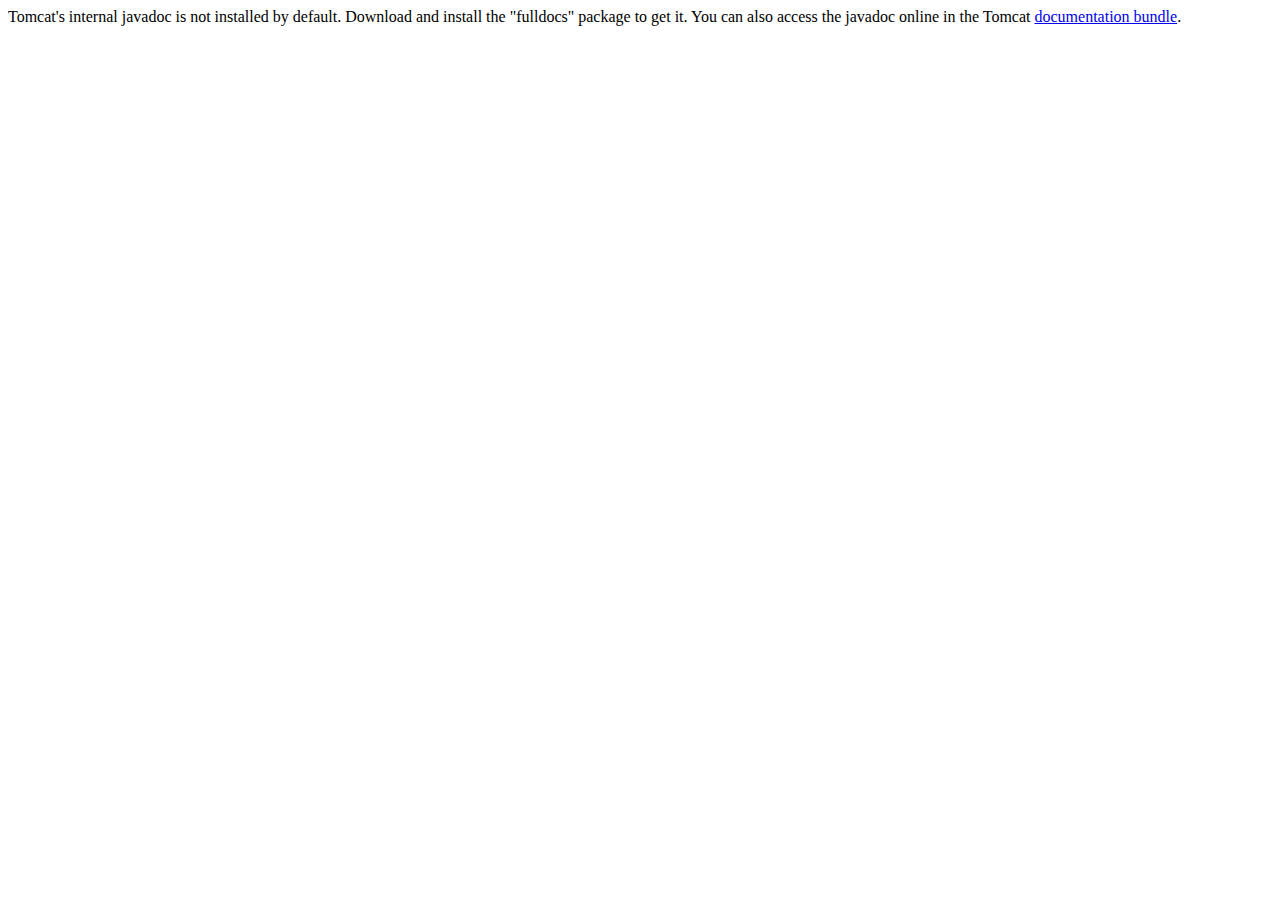
<file: Tomcat/apache-tomcat-9.0.56/webapps/docs/api/index.html>
<!--
  Licensed to the Apache Software Foundation (ASF) under one or more
  contributor license agreements.  See the NOTICE file distributed with
  this work for additional information regarding copyright ownership.
  The ASF licenses this file to You under the Apache License, Version 2.0
  (the "License"); you may not use this file except in compliance with
  the License.  You may obtain a copy of the License at

      http://www.apache.org/licenses/LICENSE-2.0

  Unless required by applicable law or agreed to in writing, software
  distributed under the License is distributed on an "AS IS" BASIS,
  WITHOUT WARRANTIES OR CONDITIONS OF ANY KIND, either express or implied.
  See the License for the specific language governing permissions and
  limitations under the License.
-->
<!DOCTYPE html>
<html>
    <head>
    <meta charset="UTF-8" />
    <title>API docs</title>
</head>

<body>

Tomcat's internal javadoc is not installed by default. Download and install
the "fulldocs" package to get it.

You can also access the javadoc online in the Tomcat
<a href="https://tomcat.apache.org/tomcat-9.0-doc/">
documentation bundle</a>.

</body>
</html>
</file>
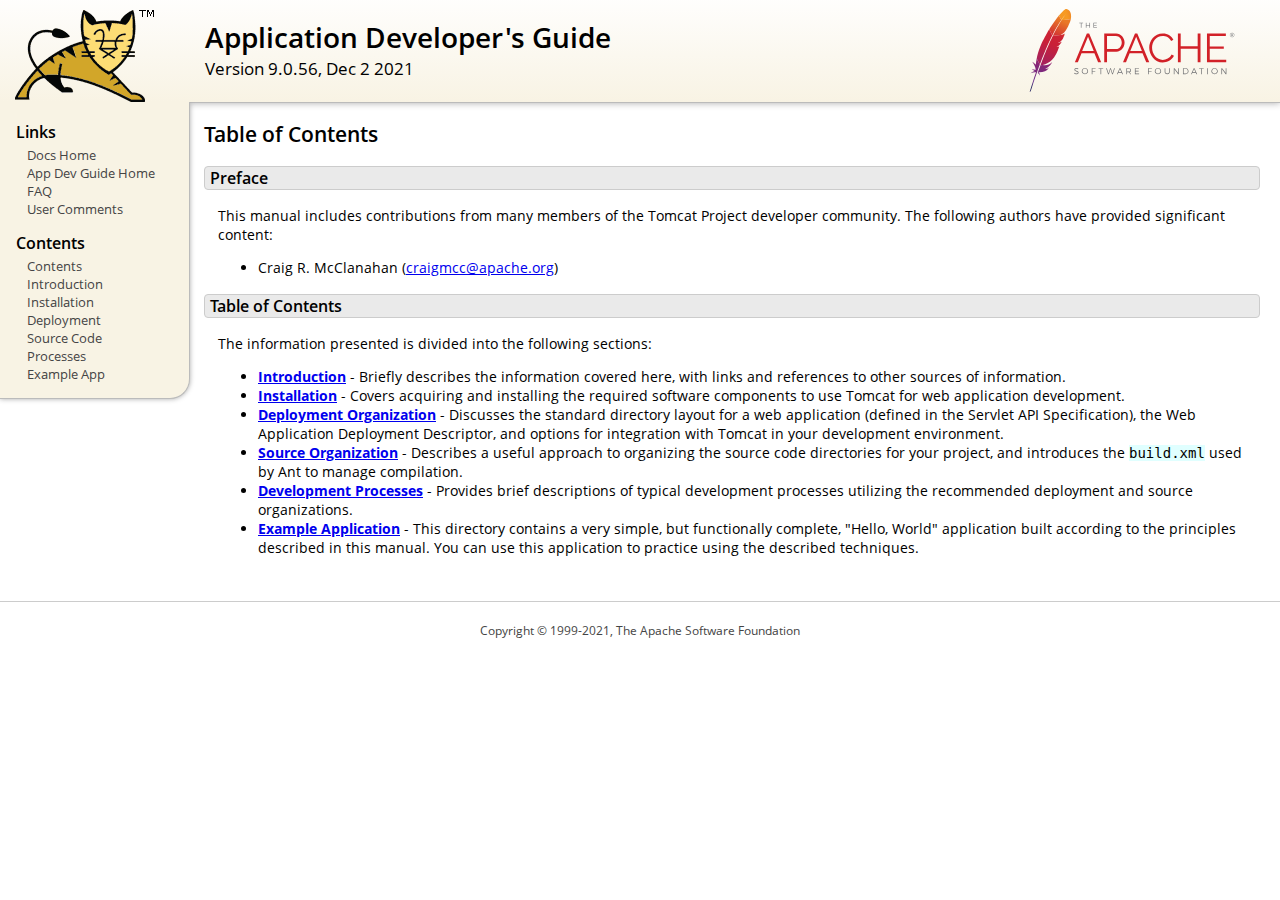
<file: Tomcat/apache-tomcat-9.0.56/webapps/docs/appdev/index.html>
<!DOCTYPE html SYSTEM "about:legacy-compat">
<html lang="en"><head><META http-equiv="Content-Type" content="text/html; charset=UTF-8"><link href="../images/docs-stylesheet.css" rel="stylesheet" type="text/css"><title>Application Developer's Guide (9.0.56) - Table of Contents</title><meta name="author" content="Craig R. McClanahan"></head><body><div id="wrapper"><header><div id="header"><div><div><div class="logo noPrint"><a href="https://tomcat.apache.org/"><img alt="Tomcat Home" src="../images/tomcat.png"></a></div><div style="height: 1px;"></div><div class="asfLogo noPrint"><a href="https://www.apache.org/" target="_blank"><img src="../images/asf-logo.svg" alt="The Apache Software Foundation" style="width: 266px; height: 83px;"></a></div><h1>Application Developer's Guide</h1><div class="versionInfo">
            Version 9.0.56,
            <time datetime="2021-12-02">Dec 2 2021</time></div><div style="height: 1px;"></div><div style="clear: left;"></div></div></div></div></header><div id="middle"><div><div id="mainLeft" class="noprint"><div><nav><div><h2>Links</h2><ul><li><a href="../index.html">Docs Home</a></li><li><a href="index.html">App Dev Guide Home</a></li><li><a href="https://wiki.apache.org/tomcat/FAQ">FAQ</a></li><li><a href="#comments_section">User Comments</a></li></ul></div><div><h2>Contents</h2><ul><li><a href="index.html">Contents</a></li><li><a href="introduction.html">Introduction</a></li><li><a href="installation.html">Installation</a></li><li><a href="deployment.html">Deployment</a></li><li><a href="source.html">Source Code</a></li><li><a href="processes.html">Processes</a></li><li><a href="sample/">Example App</a></li></ul></div></nav></div></div><div id="mainRight"><div id="content"><h2>Table of Contents</h2><h3 id="Preface">Preface</h3><div class="text">

<p>This manual includes contributions from many members of the Tomcat Project
developer community.  The following authors have provided significant content:
</p>
<ul>
<li>Craig R. McClanahan
    (<a href="mailto:craigmcc@apache.org">craigmcc@apache.org</a>)</li>
</ul>

</div><h3 id="Table_of_Contents">Table of Contents</h3><div class="text">

<p>The information presented is divided into the following sections:</p>
<ul>
<li><a href="introduction.html"><strong>Introduction</strong></a> -
    Briefly describes the information covered here, with
    links and references to other sources of information.</li>
<li><a href="installation.html"><strong>Installation</strong></a> -
    Covers acquiring and installing the required software
    components to use Tomcat for web application development.</li>
<li><a href="deployment.html"><strong>Deployment Organization</strong></a> -
    Discusses the standard directory layout for a web application
    (defined in the Servlet API Specification), the Web Application
    Deployment Descriptor, and options for integration with Tomcat
    in your development environment.</li>
<li><a href="source.html"><strong>Source Organization</strong></a> -
    Describes a useful approach to organizing the source code
    directories for your project, and introduces the
    <code>build.xml</code> used by Ant to manage compilation.</li>
<li><a href="processes.html"><strong>Development Processes</strong></a> -
    Provides brief descriptions of typical development processes
    utilizing the recommended deployment and source organizations.</li>
<li><a href="sample/" target="_blank"><strong>Example Application</strong></a> -
    This directory contains a very simple, but functionally complete,
    "Hello, World" application built according to the principles
    described in this manual.  You can use this application to
    practice using the described techniques.</li>
</ul>

</div></div></div></div></div><footer><div id="footer">
    Copyright &copy; 1999-2021, The Apache Software Foundation
    </div></footer></div></body></html>
</file>
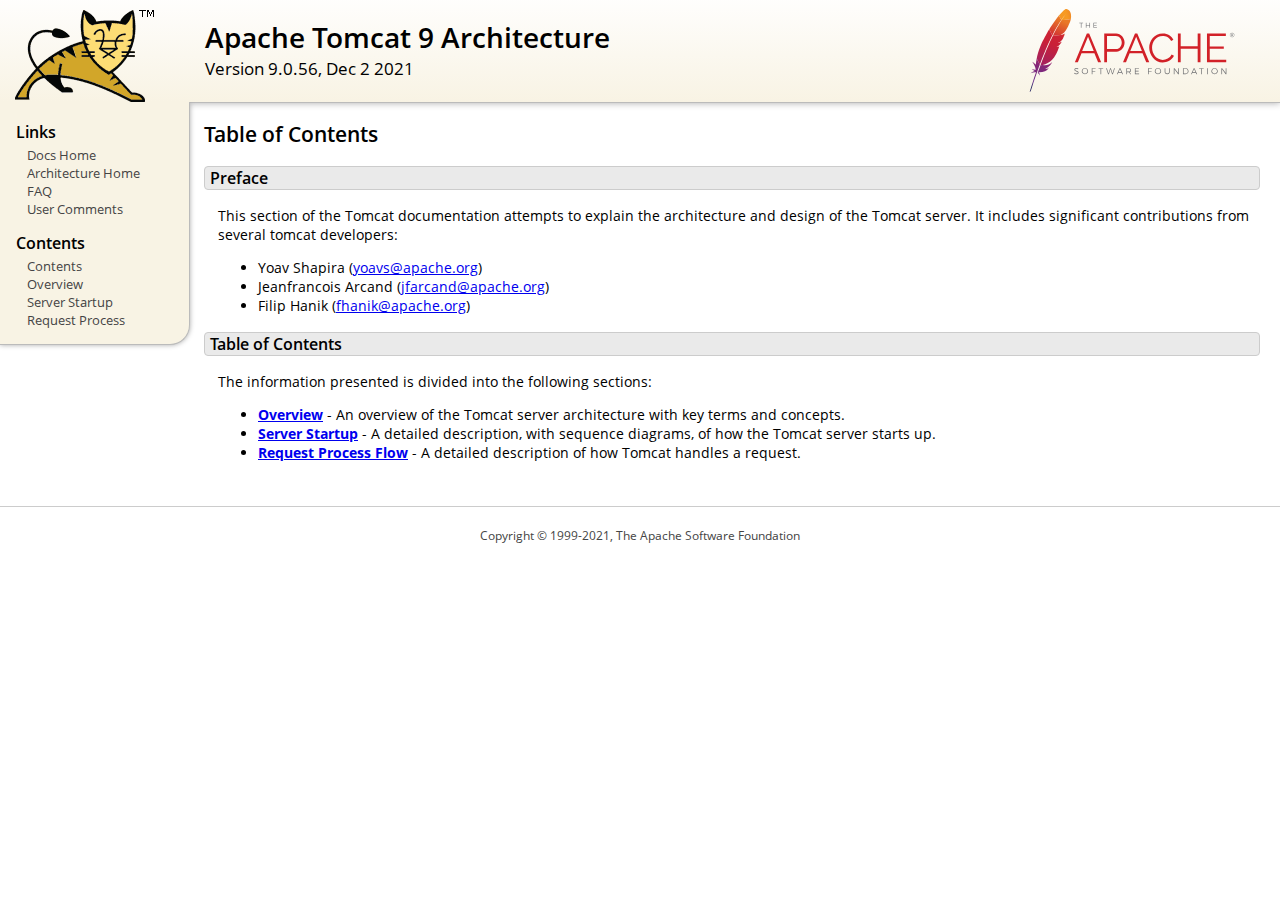
<file: Tomcat/apache-tomcat-9.0.56/webapps/docs/architecture/index.html>
<!DOCTYPE html SYSTEM "about:legacy-compat">
<html lang="en"><head><META http-equiv="Content-Type" content="text/html; charset=UTF-8"><link href="../images/docs-stylesheet.css" rel="stylesheet" type="text/css"><title>Apache Tomcat 9 Architecture (9.0.56) - Table of Contents</title><meta name="author" content="Yoav Shapira"></head><body><div id="wrapper"><header><div id="header"><div><div><div class="logo noPrint"><a href="https://tomcat.apache.org/"><img alt="Tomcat Home" src="../images/tomcat.png"></a></div><div style="height: 1px;"></div><div class="asfLogo noPrint"><a href="https://www.apache.org/" target="_blank"><img src="../images/asf-logo.svg" alt="The Apache Software Foundation" style="width: 266px; height: 83px;"></a></div><h1>Apache Tomcat 9 Architecture</h1><div class="versionInfo">
            Version 9.0.56,
            <time datetime="2021-12-02">Dec 2 2021</time></div><div style="height: 1px;"></div><div style="clear: left;"></div></div></div></div></header><div id="middle"><div><div id="mainLeft" class="noprint"><div><nav><div><h2>Links</h2><ul><li><a href="../index.html">Docs Home</a></li><li><a href="index.html">Architecture Home</a></li><li><a href="https://wiki.apache.org/tomcat/FAQ">FAQ</a></li><li><a href="#comments_section">User Comments</a></li></ul></div><div><h2>Contents</h2><ul><li><a href="index.html">Contents</a></li><li><a href="overview.html">Overview</a></li><li><a href="startup.html">Server Startup</a></li><li><a href="requestProcess.html">Request Process</a></li></ul></div></nav></div></div><div id="mainRight"><div id="content"><h2>Table of Contents</h2><h3 id="Preface">Preface</h3><div class="text">

<p>This section of the Tomcat documentation attempts to explain
the architecture and design of the Tomcat server.  It includes significant
contributions from several tomcat developers:
</p>
<ul>
<li>Yoav Shapira
    (<a href="mailto:yoavs@apache.org">yoavs@apache.org</a>)</li>
<li>Jeanfrancois Arcand
    (<a href="mailto:jfarcand@apache.org">jfarcand@apache.org</a>)</li>
<li>Filip Hanik
    (<a href="mailto:fhanik@apache.org">fhanik@apache.org</a>)</li>
</ul>

</div><h3 id="Table_of_Contents">Table of Contents</h3><div class="text">

<p>The information presented is divided into the following sections:</p>
<ul>
<li><a href="overview.html"><strong>Overview</strong></a> -
    An overview of the Tomcat server architecture with key terms
    and concepts.</li>
<li><a href="startup.html"><strong>Server Startup</strong></a> -
    A detailed description, with sequence diagrams, of how the Tomcat
    server starts up.</li>
<li><a href="requestProcess.html"><strong>Request Process Flow</strong></a> -
    A detailed description of how Tomcat handles a request.</li>
</ul>

</div></div></div></div></div><footer><div id="footer">
    Copyright &copy; 1999-2021, The Apache Software Foundation
    </div></footer></div></body></html>
</file>
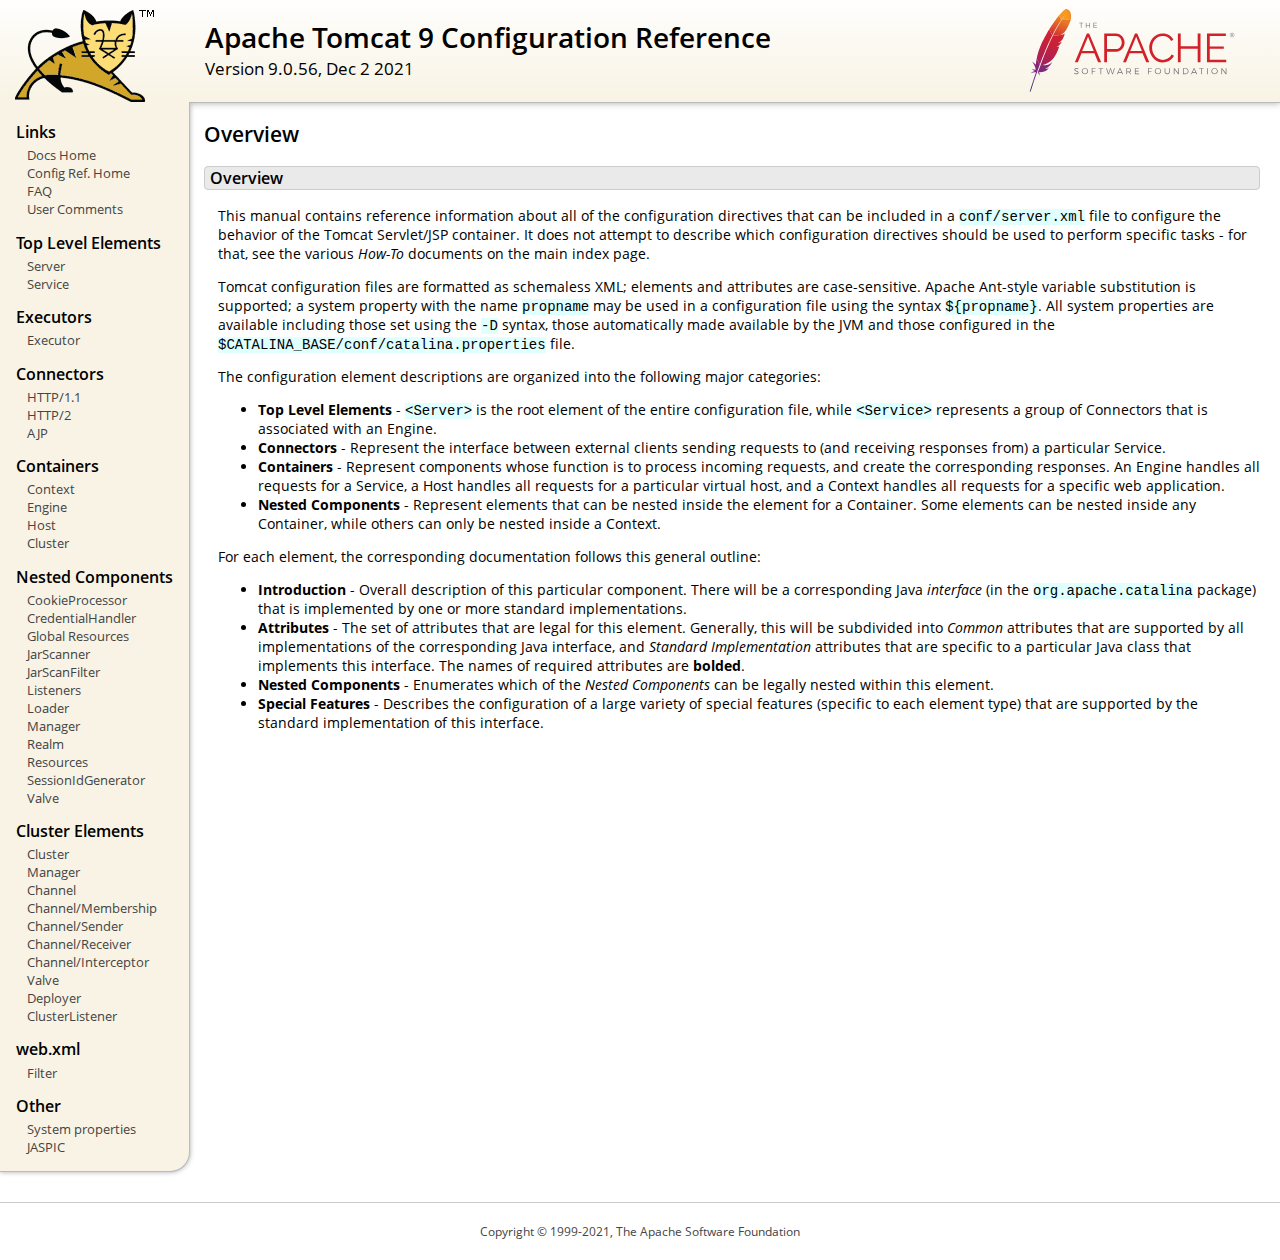
<file: Tomcat/apache-tomcat-9.0.56/webapps/docs/config/index.html>
<!DOCTYPE html SYSTEM "about:legacy-compat">
<html lang="en"><head><META http-equiv="Content-Type" content="text/html; charset=UTF-8"><link href="../images/docs-stylesheet.css" rel="stylesheet" type="text/css"><title>Apache Tomcat 9 Configuration Reference (9.0.56) - Overview</title><meta name="author" content="Craig R. McClanahan"></head><body><div id="wrapper"><header><div id="header"><div><div><div class="logo noPrint"><a href="https://tomcat.apache.org/"><img alt="Tomcat Home" src="../images/tomcat.png"></a></div><div style="height: 1px;"></div><div class="asfLogo noPrint"><a href="https://www.apache.org/" target="_blank"><img src="../images/asf-logo.svg" alt="The Apache Software Foundation" style="width: 266px; height: 83px;"></a></div><h1>Apache Tomcat 9 Configuration Reference</h1><div class="versionInfo">
            Version 9.0.56,
            <time datetime="2021-12-02">Dec 2 2021</time></div><div style="height: 1px;"></div><div style="clear: left;"></div></div></div></div></header><div id="middle"><div><div id="mainLeft" class="noprint"><div><nav><div><h2>Links</h2><ul><li><a href="../index.html">Docs Home</a></li><li><a href="index.html">Config Ref. Home</a></li><li><a href="https://wiki.apache.org/tomcat/FAQ">FAQ</a></li><li><a href="#comments_section">User Comments</a></li></ul></div><div><h2>Top Level Elements</h2><ul><li><a href="server.html">Server</a></li><li><a href="service.html">Service</a></li></ul></div><div><h2>Executors</h2><ul><li><a href="executor.html">Executor</a></li></ul></div><div><h2>Connectors</h2><ul><li><a href="http.html">HTTP/1.1</a></li><li><a href="http2.html">HTTP/2</a></li><li><a href="ajp.html">AJP</a></li></ul></div><div><h2>Containers</h2><ul><li><a href="context.html">Context</a></li><li><a href="engine.html">Engine</a></li><li><a href="host.html">Host</a></li><li><a href="cluster.html">Cluster</a></li></ul></div><div><h2>Nested Components</h2><ul><li><a href="cookie-processor.html">CookieProcessor</a></li><li><a href="credentialhandler.html">CredentialHandler</a></li><li><a href="globalresources.html">Global Resources</a></li><li><a href="jar-scanner.html">JarScanner</a></li><li><a href="jar-scan-filter.html">JarScanFilter</a></li><li><a href="listeners.html">Listeners</a></li><li><a href="loader.html">Loader</a></li><li><a href="manager.html">Manager</a></li><li><a href="realm.html">Realm</a></li><li><a href="resources.html">Resources</a></li><li><a href="sessionidgenerator.html">SessionIdGenerator</a></li><li><a href="valve.html">Valve</a></li></ul></div><div><h2>Cluster Elements</h2><ul><li><a href="cluster.html">Cluster</a></li><li><a href="cluster-manager.html">Manager</a></li><li><a href="cluster-channel.html">Channel</a></li><li><a href="cluster-membership.html">Channel/Membership</a></li><li><a href="cluster-sender.html">Channel/Sender</a></li><li><a href="cluster-receiver.html">Channel/Receiver</a></li><li><a href="cluster-interceptor.html">Channel/Interceptor</a></li><li><a href="cluster-valve.html">Valve</a></li><li><a href="cluster-deployer.html">Deployer</a></li><li><a href="cluster-listener.html">ClusterListener</a></li></ul></div><div><h2>web.xml</h2><ul><li><a href="filter.html">Filter</a></li></ul></div><div><h2>Other</h2><ul><li><a href="systemprops.html">System properties</a></li><li><a href="jaspic.html">JASPIC</a></li></ul></div></nav></div></div><div id="mainRight"><div id="content"><h2>Overview</h2><h3 id="Overview">Overview</h3><div class="text">

<p>This manual contains reference information about all of the configuration
directives that can be included in a <code>conf/server.xml</code> file to
configure the behavior of the Tomcat Servlet/JSP container.  It does not
attempt to describe which configuration directives should be used to perform
specific tasks - for that, see the various <em>How-To</em> documents on the
main index page.</p>

<p>Tomcat configuration files are formatted as schemaless XML; elements and
attributes are case-sensitive. Apache Ant-style variable substitution
is supported; a system property with the name <code>propname</code> may be
used in a configuration file using the syntax <code>${propname}</code>. All
system properties are available including those set using the <code>-D</code>
syntax, those automatically made available by the JVM and those configured in
the <code>$CATALINA_BASE/conf/catalina.properties</code> file.
</p>

<p>The configuration element descriptions are organized into the following
major categories:</p>
<ul>
<li><strong>Top Level Elements</strong> - <code>&lt;Server&gt;</code> is the
    root element of the entire configuration file, while
    <code>&lt;Service&gt;</code> represents a group of Connectors that is
    associated with an Engine.</li>
<li><strong>Connectors</strong> - Represent the interface between external
    clients sending requests to (and receiving responses from) a particular
    Service.</li>
<li><strong>Containers</strong> - Represent components whose function is to
    process incoming requests, and create the corresponding responses.
    An Engine handles all requests for a Service, a Host handles all requests
    for a particular virtual host, and a Context handles all requests for a
    specific web application.</li>
<li><strong>Nested Components</strong> - Represent elements that can be
    nested inside the element for a Container.  Some elements can be nested
    inside any Container, while others can only be nested inside a
    Context.</li>
</ul>

<p>For each element, the corresponding documentation follows this general
outline:</p>
<ul>
<li><strong>Introduction</strong> - Overall description of this particular
    component.  There will be a corresponding Java <em>interface</em> (in
    the <code>org.apache.catalina</code> package) that is implemented by one
    or more standard implementations.</li>
<li><strong>Attributes</strong> - The set of attributes that are legal for
    this element.  Generally, this will be subdivided into <em>Common</em>
    attributes that are supported by all implementations of the corresponding
    Java interface, and <em>Standard Implementation</em> attributes that are
    specific to a particular Java class that implements this interface.
    The names of required attributes are <strong>bolded</strong>.</li>
<li><strong>Nested Components</strong> - Enumerates which of the <em>Nested
    Components</em> can be legally nested within this element.</li>
<li><strong>Special Features</strong> - Describes the configuration of a large
    variety of special features (specific to each element type) that are
    supported by the standard implementation of this interface.</li>
</ul>

</div></div></div></div></div><footer><div id="footer">
    Copyright &copy; 1999-2021, The Apache Software Foundation
    </div></footer></div></body></html>
</file>
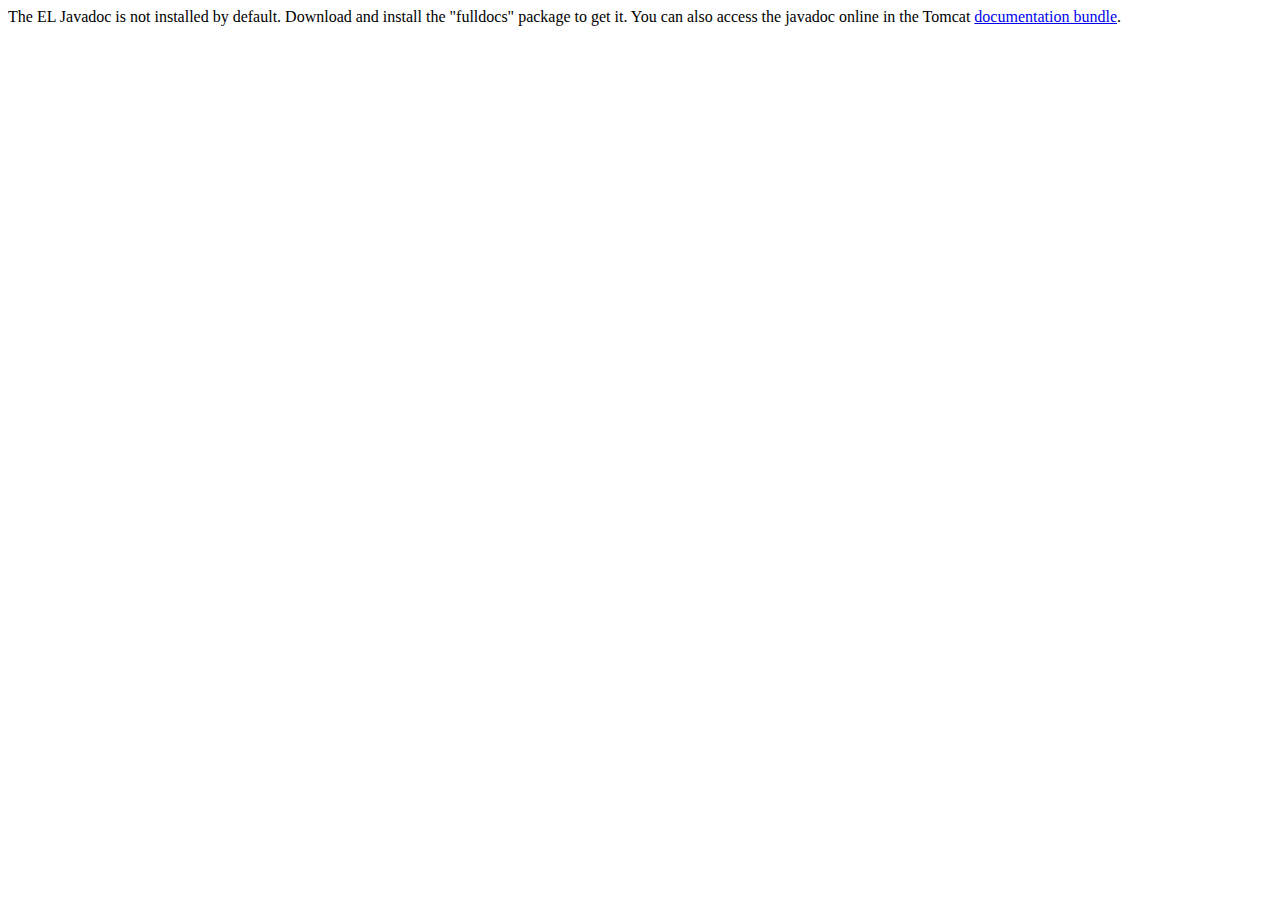
<file: Tomcat/apache-tomcat-9.0.56/webapps/docs/elapi/index.html>
<!--
  Licensed to the Apache Software Foundation (ASF) under one or more
  contributor license agreements.  See the NOTICE file distributed with
  this work for additional information regarding copyright ownership.
  The ASF licenses this file to You under the Apache License, Version 2.0
  (the "License"); you may not use this file except in compliance with
  the License.  You may obtain a copy of the License at

      http://www.apache.org/licenses/LICENSE-2.0

  Unless required by applicable law or agreed to in writing, software
  distributed under the License is distributed on an "AS IS" BASIS,
  WITHOUT WARRANTIES OR CONDITIONS OF ANY KIND, either express or implied.
  See the License for the specific language governing permissions and
  limitations under the License.
-->
<!DOCTYPE html>
<html>
    <head>
    <meta charset="UTF-8" />
    <title>API docs</title>
</head>

<body>

The EL Javadoc is not installed by default. Download and install
the "fulldocs" package to get it.

You can also access the javadoc online in the Tomcat
<a href="https://tomcat.apache.org/tomcat-9.0-doc/">
documentation bundle</a>.

</body>
</html>
</file>
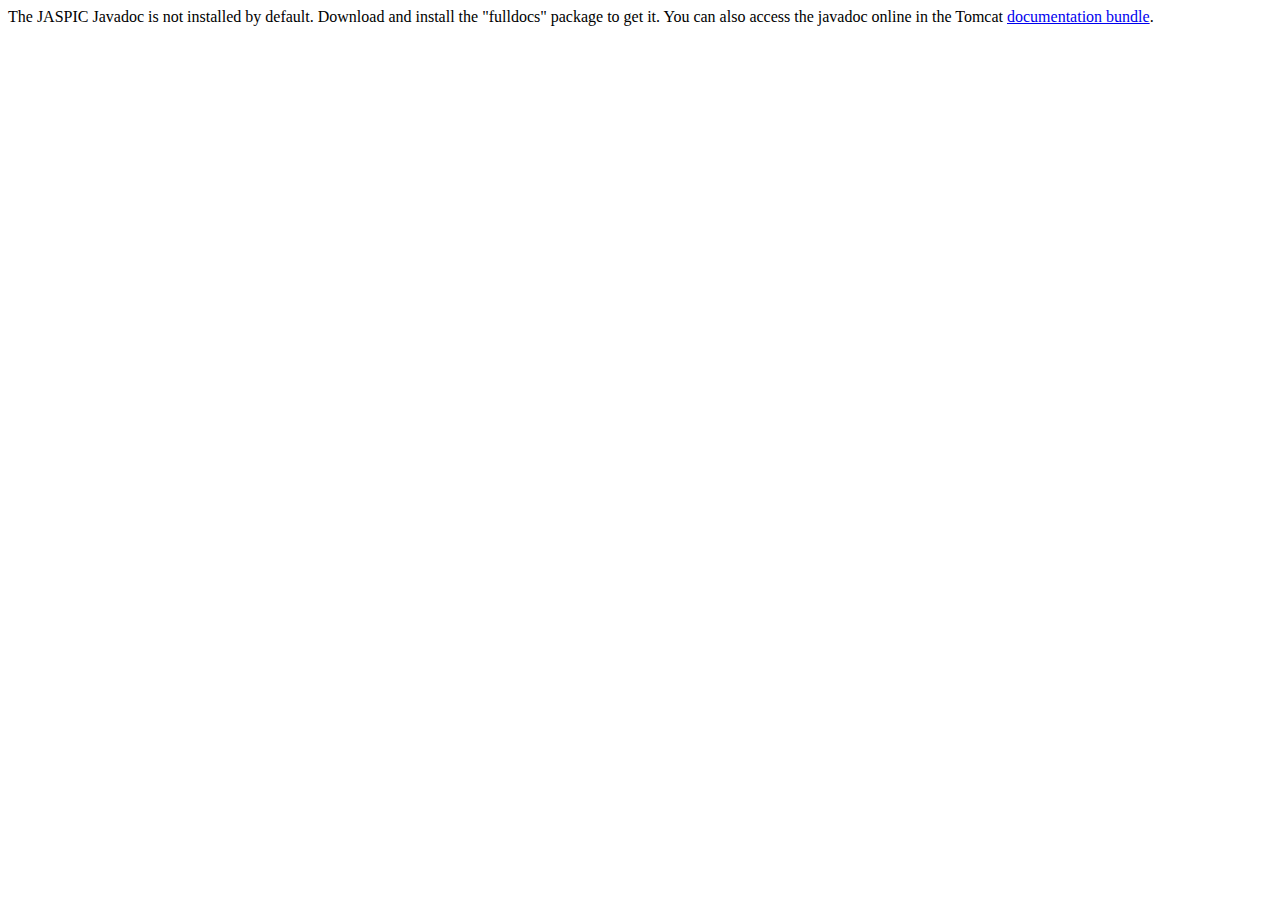
<file: Tomcat/apache-tomcat-9.0.56/webapps/docs/jaspicapi/index.html>
<!--
  Licensed to the Apache Software Foundation (ASF) under one or more
  contributor license agreements.  See the NOTICE file distributed with
  this work for additional information regarding copyright ownership.
  The ASF licenses this file to You under the Apache License, Version 2.0
  (the "License"); you may not use this file except in compliance with
  the License.  You may obtain a copy of the License at

      http://www.apache.org/licenses/LICENSE-2.0

  Unless required by applicable law or agreed to in writing, software
  distributed under the License is distributed on an "AS IS" BASIS,
  WITHOUT WARRANTIES OR CONDITIONS OF ANY KIND, either express or implied.
  See the License for the specific language governing permissions and
  limitations under the License.
-->
<!DOCTYPE html>
<html>
<head>
    <meta charset="UTF-8" />
    <title>API docs</title>
</head>

<body>

The JASPIC Javadoc is not installed by default. Download and install
the "fulldocs" package to get it.

You can also access the javadoc online in the Tomcat
<a href="https://tomcat.apache.org/tomcat-9.0-doc/">
    documentation bundle</a>.

</body>
</html>
</file>
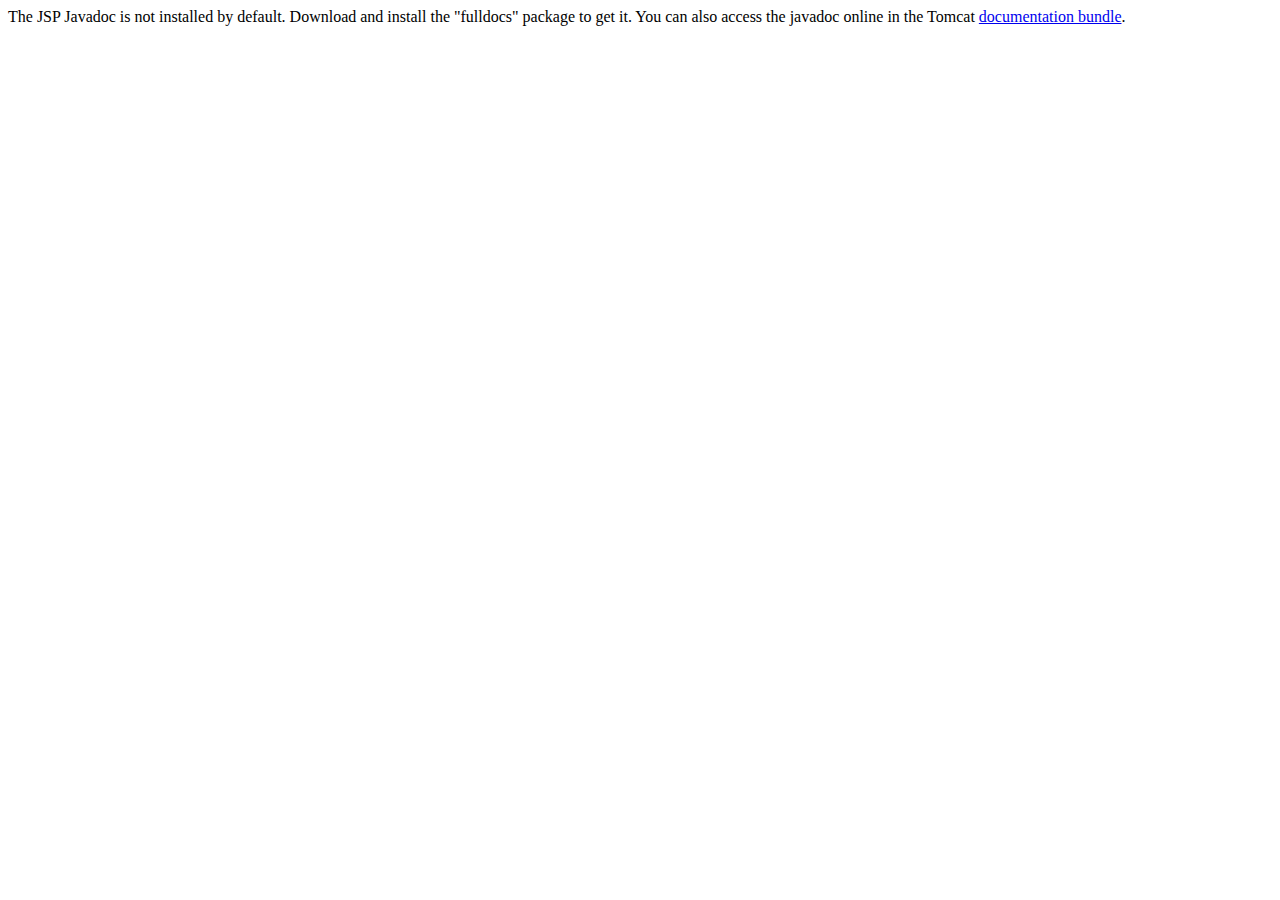
<file: Tomcat/apache-tomcat-9.0.56/webapps/docs/jspapi/index.html>
<!--
  Licensed to the Apache Software Foundation (ASF) under one or more
  contributor license agreements.  See the NOTICE file distributed with
  this work for additional information regarding copyright ownership.
  The ASF licenses this file to You under the Apache License, Version 2.0
  (the "License"); you may not use this file except in compliance with
  the License.  You may obtain a copy of the License at

      http://www.apache.org/licenses/LICENSE-2.0

  Unless required by applicable law or agreed to in writing, software
  distributed under the License is distributed on an "AS IS" BASIS,
  WITHOUT WARRANTIES OR CONDITIONS OF ANY KIND, either express or implied.
  See the License for the specific language governing permissions and
  limitations under the License.
-->
<!DOCTYPE html>
<html>
    <head>
    <meta charset="UTF-8" />
    <title>API docs</title>
</head>

<body>

The JSP Javadoc is not installed by default. Download and install
the "fulldocs" package to get it.

You can also access the javadoc online in the Tomcat
<a href="https://tomcat.apache.org/tomcat-9.0-doc/">
documentation bundle</a>.

</body>
</html>
</file>
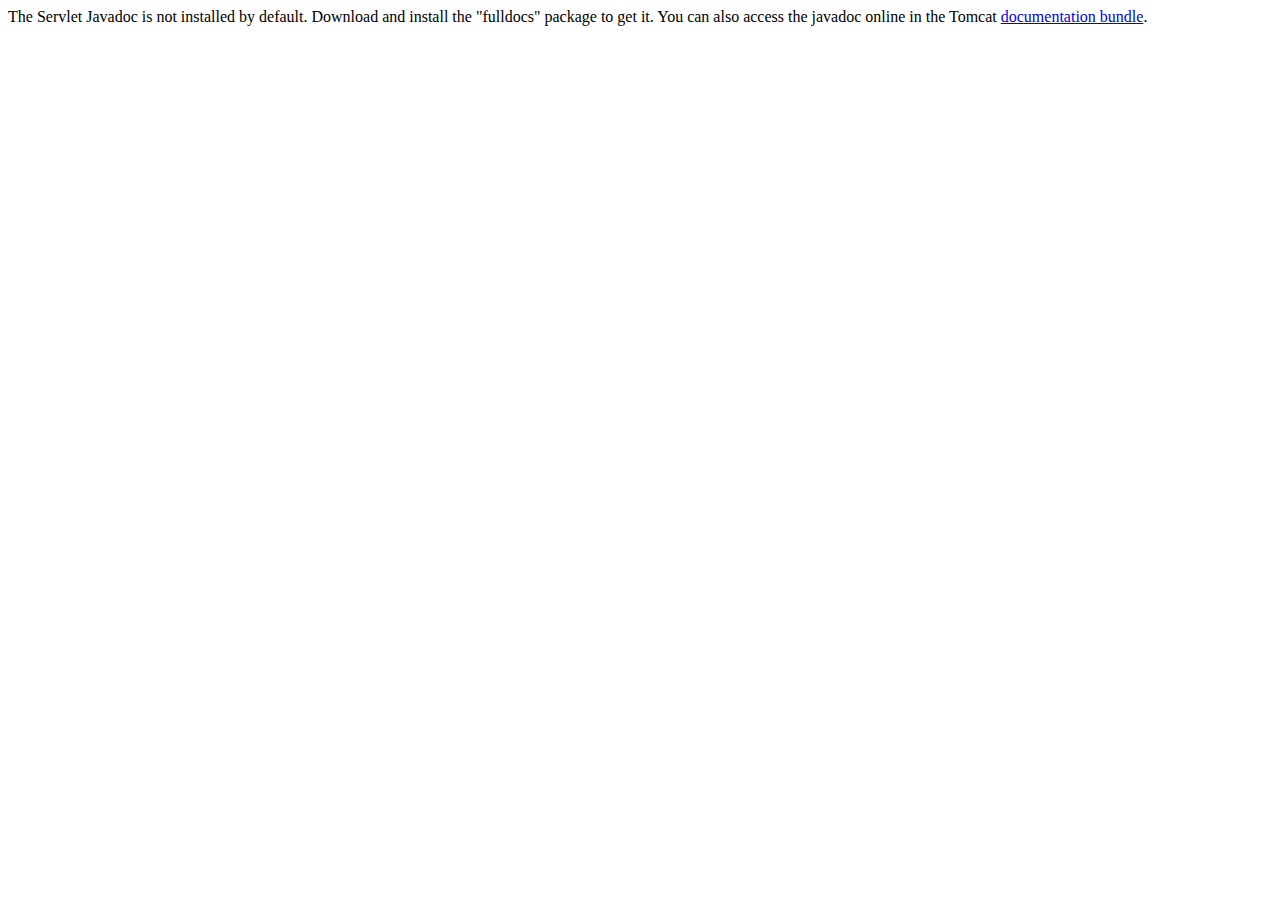
<file: Tomcat/apache-tomcat-9.0.56/webapps/docs/servletapi/index.html>
<!--
  Licensed to the Apache Software Foundation (ASF) under one or more
  contributor license agreements.  See the NOTICE file distributed with
  this work for additional information regarding copyright ownership.
  The ASF licenses this file to You under the Apache License, Version 2.0
  (the "License"); you may not use this file except in compliance with
  the License.  You may obtain a copy of the License at

      http://www.apache.org/licenses/LICENSE-2.0

  Unless required by applicable law or agreed to in writing, software
  distributed under the License is distributed on an "AS IS" BASIS,
  WITHOUT WARRANTIES OR CONDITIONS OF ANY KIND, either express or implied.
  See the License for the specific language governing permissions and
  limitations under the License.
-->
<!DOCTYPE html>
<html>
    <head>
    <meta charset="UTF-8" />
    <title>API docs</title>
</head>

<body>

The Servlet Javadoc is not installed by default. Download and install
the "fulldocs" package to get it.

You can also access the javadoc online in the Tomcat
<a href="https://tomcat.apache.org/tomcat-9.0-doc/">
documentation bundle</a>.

</body>
</html>
</file>
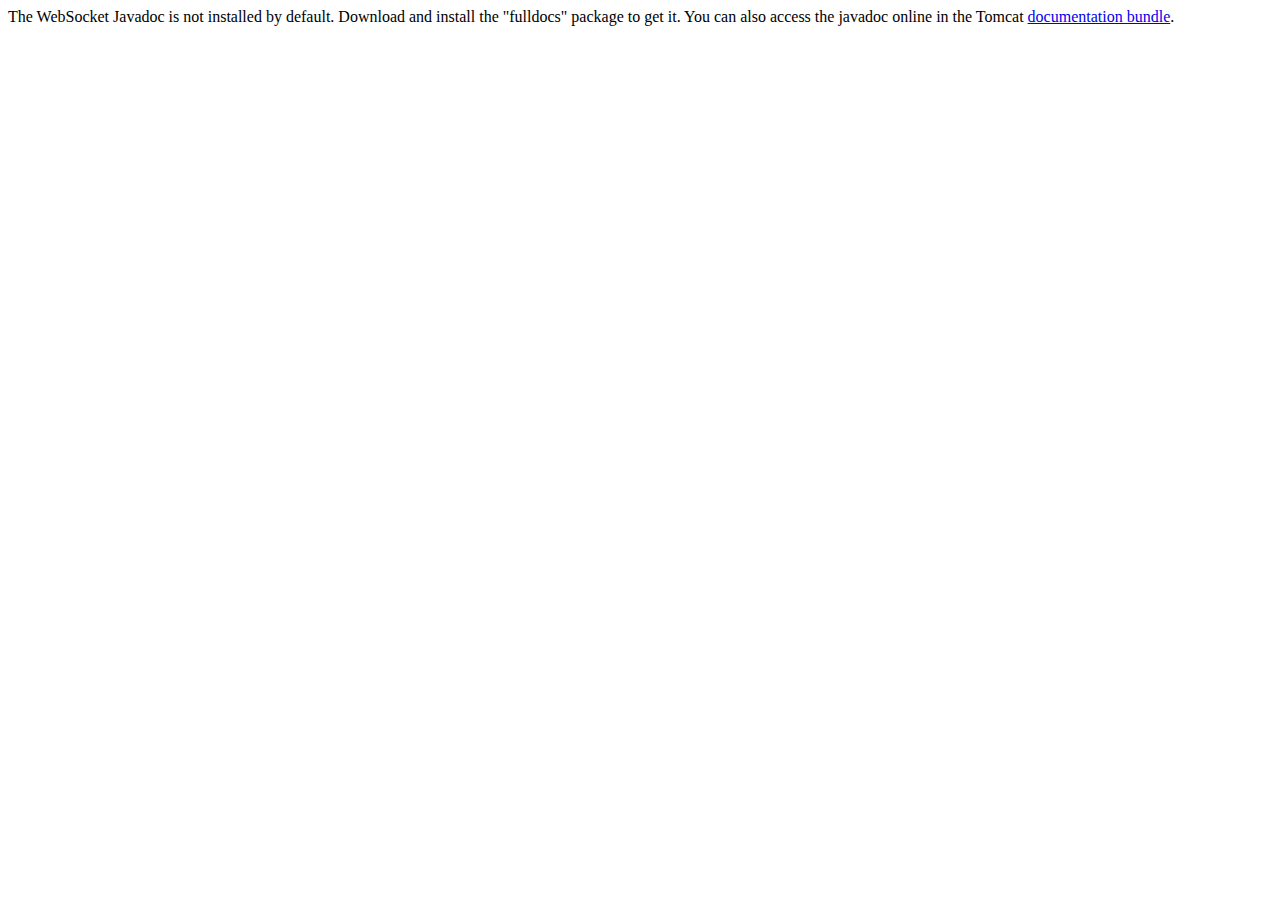
<file: Tomcat/apache-tomcat-9.0.56/webapps/docs/websocketapi/index.html>
<!--
  Licensed to the Apache Software Foundation (ASF) under one or more
  contributor license agreements.  See the NOTICE file distributed with
  this work for additional information regarding copyright ownership.
  The ASF licenses this file to You under the Apache License, Version 2.0
  (the "License"); you may not use this file except in compliance with
  the License.  You may obtain a copy of the License at

      http://www.apache.org/licenses/LICENSE-2.0

  Unless required by applicable law or agreed to in writing, software
  distributed under the License is distributed on an "AS IS" BASIS,
  WITHOUT WARRANTIES OR CONDITIONS OF ANY KIND, either express or implied.
  See the License for the specific language governing permissions and
  limitations under the License.
-->
<!DOCTYPE html>
<html>
    <head>
    <meta charset="UTF-8" />
    <title>API docs</title>
</head>

<body>

The WebSocket Javadoc is not installed by default. Download and install
the "fulldocs" package to get it.

You can also access the javadoc online in the Tomcat
<a href="https://tomcat.apache.org/tomcat-9.0-doc/">
documentation bundle</a>.

</body>
</html>
</file>
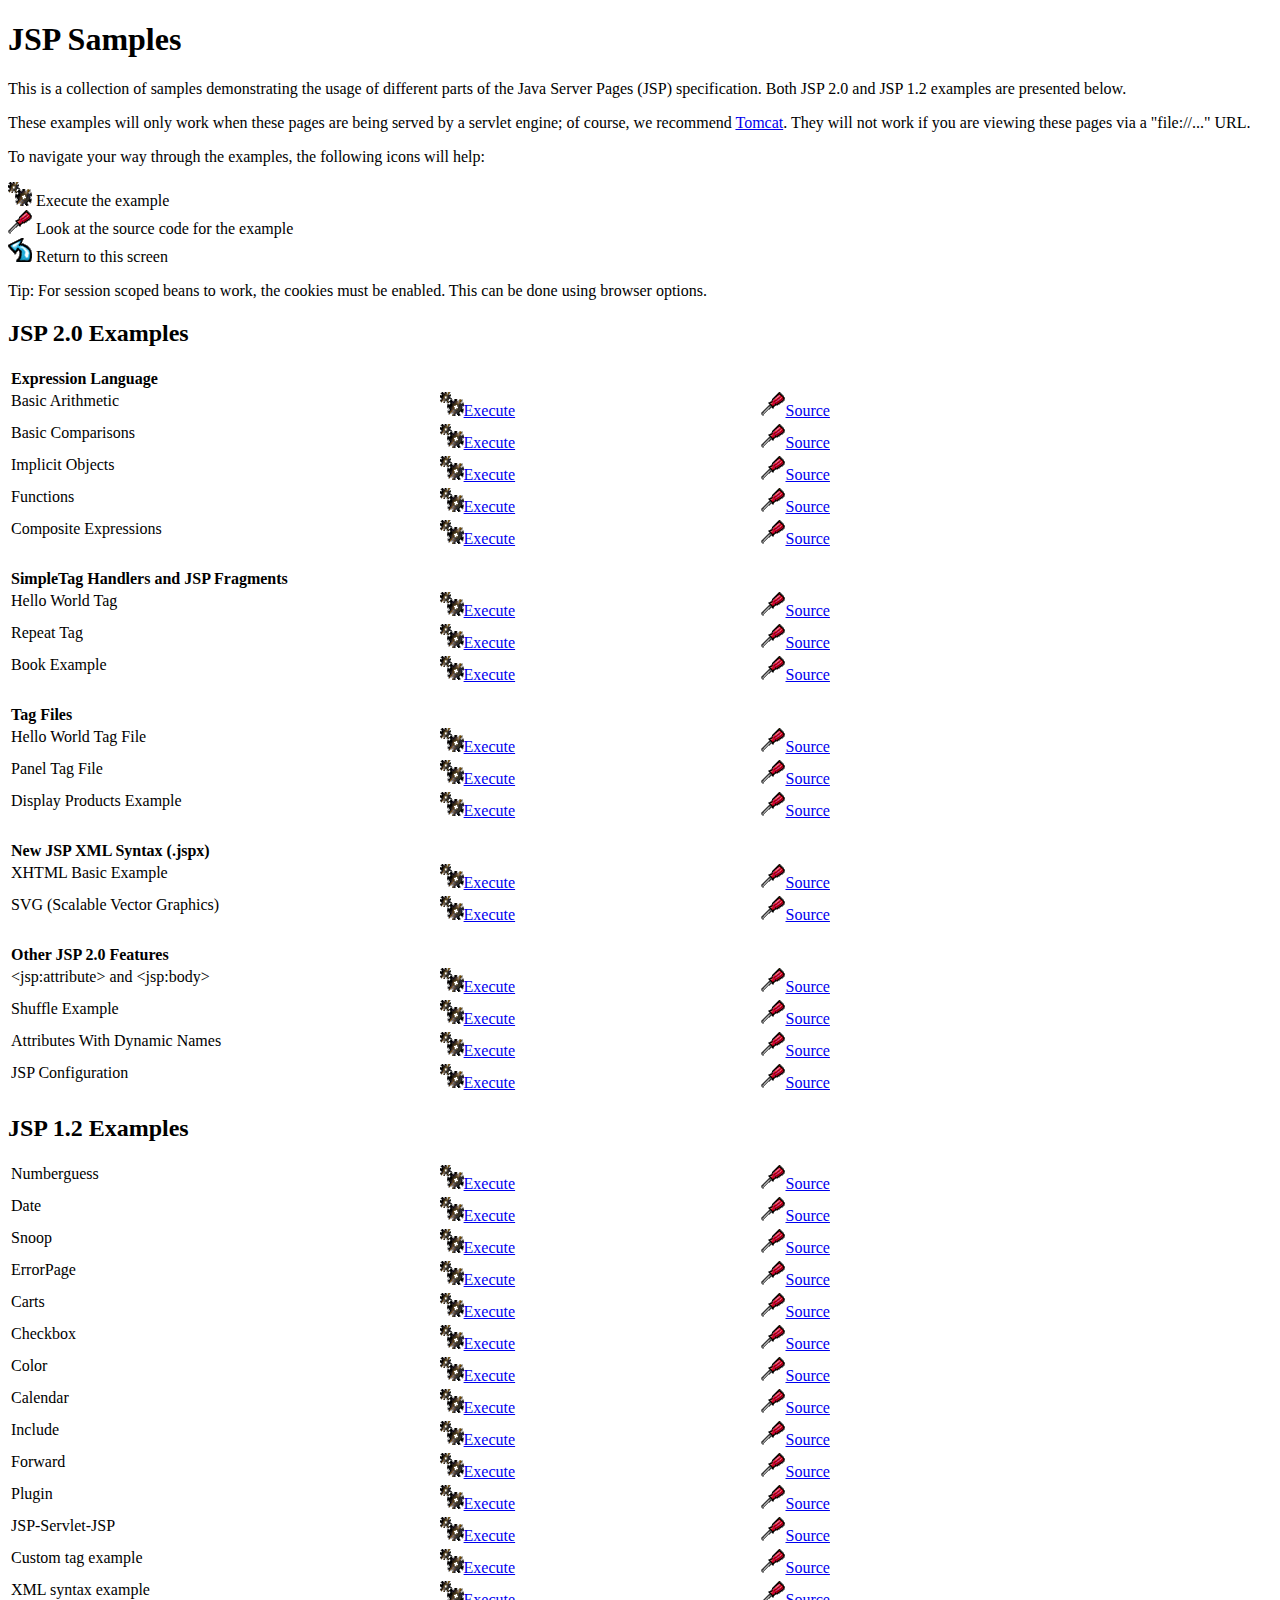
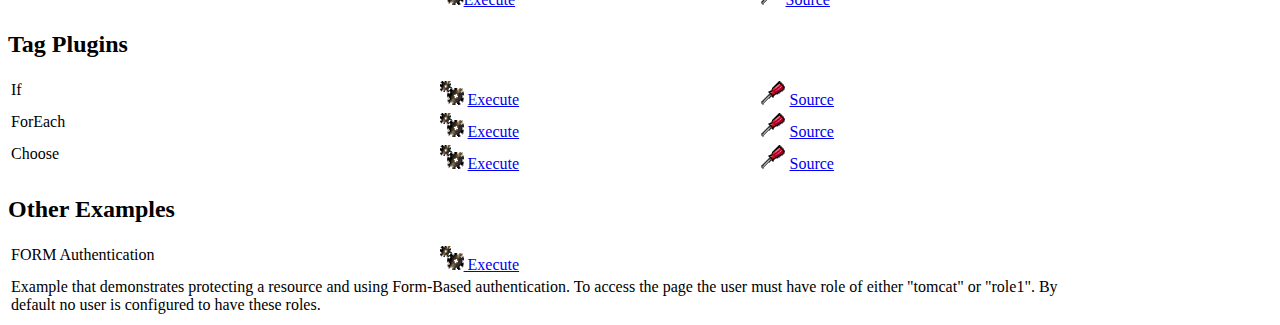
<file: Tomcat/apache-tomcat-9.0.56/webapps/examples/jsp/index.html>
<!--
 Licensed to the Apache Software Foundation (ASF) under one or more
  contributor license agreements.  See the NOTICE file distributed with
  this work for additional information regarding copyright ownership.
  The ASF licenses this file to You under the Apache License, Version 2.0
  (the "License"); you may not use this file except in compliance with
  the License.  You may obtain a copy of the License at

      http://www.apache.org/licenses/LICENSE-2.0

  Unless required by applicable law or agreed to in writing, software
  distributed under the License is distributed on an "AS IS" BASIS,
  WITHOUT WARRANTIES OR CONDITIONS OF ANY KIND, either express or implied.
  See the License for the specific language governing permissions and
  limitations under the License.
-->
<!DOCTYPE html><html lang="en">
<head>
   <meta charset="UTF-8"/>
   <meta name="Author" content="Anil K. Vijendran" />
   <title>JSP Examples</title>
   <style type="text/css">
   img { border: 0; }
   th { text-align: left; }
   tr { vertical-align: top; }
   </style>
</head>
<body>
<h1>JSP
Samples</h1>
<p>This is a collection of samples demonstrating the usage of different
parts of the Java Server Pages (JSP) specification.  Both JSP 2.0 and
JSP 1.2 examples are presented below.
<p>These examples will only work when these pages are being served by a
servlet engine; of course, we recommend
<a href="https://tomcat.apache.org/">Tomcat</a>.
They will not work if you are viewing these pages via a
"file://..." URL.
<p>To navigate your way through the examples, the following icons will
help:</p>
<ul style="list-style-type: none; padding-left: 0;">
<li><img src="images/execute.gif" alt=""> Execute the example</li>
<li><img src="images/code.gif" alt=""> Look at the source code for the example</li>
<li><img src="images/return.gif" alt=""> Return to this screen</li>
</ul>

<p>Tip: For session scoped beans to work, the cookies must be enabled.
This can be done using browser options.</p>
<h2>JSP 2.0 Examples</h2>

<table style="width: 85%;">
<tr>
<th colspan="3">Expression Language</th>
</tr>

<tr>
<td>Basic Arithmetic</td>
<td style="width: 30%;"><a href="jsp2/el/basic-arithmetic.jsp"><img src="images/execute.gif" alt=""></a><a href="jsp2/el/basic-arithmetic.jsp">Execute</a></td>

<td style="width: 30%;"><a href="jsp2/el/basic-arithmetic.html"><img src="images/code.gif" alt=""></a><a href="jsp2/el/basic-arithmetic.html">Source</a></td>
</tr>

<tr>
<td>Basic Comparisons</td>
<td style="width: 30%;"><a href="jsp2/el/basic-comparisons.jsp"><img src="images/execute.gif" alt=""></a><a href="jsp2/el/basic-comparisons.jsp">Execute</a></td>

<td style="width: 30%;"><a href="jsp2/el/basic-comparisons.html"><img src="images/code.gif" alt=""></a><a href="jsp2/el/basic-comparisons.html">Source</a></td>
</tr>

<tr>
<td>Implicit Objects</td>
<td style="width: 30%;"><a href="jsp2/el/implicit-objects.jsp?foo=bar"><img src="images/execute.gif" alt=""></a><a href="jsp2/el/implicit-objects.jsp?foo=bar">Execute</a></td>

<td style="width: 30%;"><a href="jsp2/el/implicit-objects.html"><img src="images/code.gif" alt=""></a><a href="jsp2/el/implicit-objects.html">Source</a></td>
</tr>
<tr>

<td>Functions</td>
<td style="width: 30%;"><a href="jsp2/el/functions.jsp?foo=JSP+2.0"><img src="images/execute.gif" alt=""></a><a href="jsp2/el/functions.jsp?foo=JSP+2.0">Execute</a></td>

<td style="width: 30%;"><a href="jsp2/el/functions.html"><img src="images/code.gif" alt=""></a><a href="jsp2/el/functions.html">Source</a></td>
</tr>

<tr>
<td>Composite Expressions</td>
<td style="width: 30%;"><a href="jsp2/el/composite.jsp"><img src="images/execute.gif" alt=""></a><a href="jsp2/el/composite.jsp">Execute</a></td>

<td style="width: 30%;"><a href="jsp2/el/composite.html"><img src="images/code.gif" alt=""></a><a href="jsp2/el/composite.html">Source</a></td>
</tr>


<tr>
<th colspan="3"><br />SimpleTag Handlers and JSP Fragments</th>
</tr>

<tr>
<td>Hello World Tag</td>
<td style="width: 30%;"><a href="jsp2/simpletag/hello.jsp"><img src="images/execute.gif" alt=""></a><a href="jsp2/simpletag/hello.jsp">Execute</a></td>

<td style="width: 30%;"><a href="jsp2/simpletag/hello.html"><img src="images/code.gif" alt=""></a><a href="jsp2/simpletag/hello.html">Source</a></td>
</tr>

<tr>
<td>Repeat Tag</td>
<td style="width: 30%;"><a href="jsp2/simpletag/repeat.jsp"><img src="images/execute.gif" alt=""></a><a href="jsp2/simpletag/repeat.jsp">Execute</a></td>

<td style="width: 30%;"><a href="jsp2/simpletag/repeat.html"><img src="images/code.gif" alt=""></a><a href="jsp2/simpletag/repeat.html">Source</a></td>
</tr>

<tr>
<td>Book Example</td>
<td style="width: 30%;"><a href="jsp2/simpletag/book.jsp"><img src="images/execute.gif" alt=""></a><a href="jsp2/simpletag/book.jsp">Execute</a></td>

<td style="width: 30%;"><a href="jsp2/simpletag/book.html"><img src="images/code.gif" alt=""></a><a href="jsp2/simpletag/book.html">Source</a></td>
</tr>

<tr>
<th colspan="3"><br />Tag Files</th>
</tr>

<tr>
<td>Hello World Tag File</td>
<td style="width: 30%;"><a href="jsp2/tagfiles/hello.jsp"><img src="images/execute.gif" alt=""></a><a href="jsp2/tagfiles/hello.jsp">Execute</a></td>

<td style="width: 30%;"><a href="jsp2/tagfiles/hello.html"><img src="images/code.gif" alt=""></a><a href="jsp2/tagfiles/hello.html">Source</a></td>
</tr>

<tr>
<td>Panel Tag File</td>
<td style="width: 30%;"><a href="jsp2/tagfiles/panel.jsp"><img src="images/execute.gif" alt=""></a><a href="jsp2/tagfiles/panel.jsp">Execute</a></td>

<td style="width: 30%;"><a href="jsp2/tagfiles/panel.html"><img src="images/code.gif" alt=""></a><a href="jsp2/tagfiles/panel.html">Source</a></td>
</tr>

<tr>
<td>Display Products Example</td>
<td style="width: 30%;"><a href="jsp2/tagfiles/products.jsp"><img src="images/execute.gif" alt=""></a><a href="jsp2/tagfiles/products.jsp">Execute</a></td>

<td style="width: 30%;"><a href="jsp2/tagfiles/products.html"><img src="images/code.gif" alt=""></a><a href="jsp2/tagfiles/products.html">Source</a></td>
</tr>

<tr>
<th colspan="3"><br />New JSP XML Syntax (.jspx)</th>
</tr>

<tr>
<td>XHTML Basic Example</td>
<td style="width: 30%;"><a href="jsp2/jspx/basic.jspx"><img src="images/execute.gif" alt=""></a><a href="jsp2/jspx/basic.jspx">Execute</a></td>

<td style="width: 30%;"><a href="jsp2/jspx/basic.html"><img src="images/code.gif" alt=""></a><a href="jsp2/jspx/basic.html">Source</a></td>
</tr>

<tr>
<td>SVG (Scalable Vector Graphics)</td>
<td style="width: 30%;"><a href="jsp2/jspx/svgexample.html"><img src="images/execute.gif" alt=""></a><a href="jsp2/jspx/svgexample.html">Execute</a></td>

<td style="width: 30%;"><a href="jsp2/jspx/textRotate.html"><img src="images/code.gif" alt=""></a><a href="jsp2/jspx/textRotate.html">Source</a></td>
</tr>

<tr>
<th colspan="3"><br />Other JSP 2.0 Features</th>
</tr>

<tr>
<td>&lt;jsp:attribute&gt; and &lt;jsp:body&gt;</td>
<td style="width: 30%;"><a href="jsp2/jspattribute/jspattribute.jsp"><img src="images/execute.gif" alt=""></a><a href="jsp2/jspattribute/jspattribute.jsp">Execute</a></td>

<td style="width: 30%;"><a href="jsp2/jspattribute/jspattribute.html"><img src="images/code.gif" alt=""></a><a href="jsp2/jspattribute/jspattribute.html">Source</a></td>
</tr>

<tr>
<td>Shuffle Example</td>
<td style="width: 30%;"><a href="jsp2/jspattribute/shuffle.jsp"><img src="images/execute.gif" alt=""></a><a href="jsp2/jspattribute/shuffle.jsp">Execute</a></td>

<td style="width: 30%;"><a href="jsp2/jspattribute/shuffle.html"><img src="images/code.gif" alt=""></a><a href="jsp2/jspattribute/shuffle.html">Source</a></td>
</tr>

<tr>
<td>Attributes With Dynamic Names</td>
<td style="width: 30%;"><a href="jsp2/misc/dynamicattrs.jsp"><img src="images/execute.gif" alt=""></a><a href="jsp2/misc/dynamicattrs.jsp">Execute</a></td>

<td style="width: 30%;"><a href="jsp2/misc/dynamicattrs.html"><img src="images/code.gif" alt=""></a><a href="jsp2/misc/dynamicattrs.html">Source</a></td>
</tr>

<tr>
<td>JSP Configuration</td>
<td style="width: 30%;"><a href="jsp2/misc/config.jsp"><img src="images/execute.gif" alt=""></a><a href="jsp2/misc/config.jsp">Execute</a></td>

<td style="width: 30%;"><a href="jsp2/misc/config.html"><img src="images/code.gif" alt=""></a><a href="jsp2/misc/config.html">Source</a></td>
</tr>

</table>

<h2>JSP 1.2 Examples</h2>
<table style="width: 85%;">
<tr>
<td>Numberguess</td>

<td style="width: 30%;"><a href="num/numguess.jsp"><img src="images/execute.gif" alt=""></a><a href="num/numguess.jsp">Execute</a></td>

<td style="width: 30%;"><a href="num/numguess.html"><img src="images/code.gif" alt=""></a><a href="num/numguess.html">Source</a></td>
</tr>

<tr>
<td>Date</td>

<td style="width: 30%;"><a href="dates/date.jsp"><img src="images/execute.gif" alt=""></a><a href="dates/date.jsp">Execute</a></td>

<td style="width: 30%;"><a href="dates/date.html"><img src="images/code.gif" alt=""></a><a href="dates/date.html">Source</a></td>
</tr>

<tr>
<td>Snoop</td>

<td style="width: 30%;"><a href="snp/snoop.jsp"><img src="images/execute.gif" alt=""></a><a href="snp/snoop.jsp">Execute</a></td>

<td style="width: 30%;"><a href="snp/snoop.html"><img src="images/code.gif" alt=""></a><a href="snp/snoop.html">Source</a></td>
</tr>

<tr>
<td>ErrorPage</td>

<td style="width: 30%;"><a href="error/error.html"><img src="images/execute.gif" alt=""></a><a href="error/error.html">Execute</a></td>

<td style="width: 30%;"><a href="error/er.html"><img src="images/code.gif" alt=""></a><a href="error/er.html">Source</a></td>
</tr>

<tr>
<td>Carts</td>

<td style="width: 30%;"><a href="sessions/carts.html"><img src="images/execute.gif" alt=""></a><a href="sessions/carts.html">Execute</a></td>

<td style="width: 30%;"><a href="sessions/crt.html"><img src="images/code.gif" alt=""></a><a href="sessions/crt.html">Source</a></td>
</tr>

<tr>
<td>Checkbox</td>

<td style="width: 30%;"><a href="checkbox/check.html"><img src="images/execute.gif" alt=""></a><a href="checkbox/check.html">Execute</a></td>

<td style="width: 30%;"><a href="checkbox/cresult.html"><img src="images/code.gif" alt=""></a><a href="checkbox/cresult.html">Source</a></td>
</tr>

<tr>
<td>Color</td>

<td style="width: 30%;"><a href="colors/colors.html"><img src="images/execute.gif" alt=""></a><a href="colors/colors.html">Execute</a></td>

<td style="width: 30%;"><a href="colors/clr.html"><img src="images/code.gif" alt=""></a><a href="colors/clr.html">Source</a></td>
</tr>

<tr>
<td>Calendar</td>

<td style="width: 30%;"><a href="cal/login.html"><img src="images/execute.gif" alt=""></a><a href="cal/login.html">Execute</a></td>

<td style="width: 30%;"><a href="cal/calendar.html"><img src="images/code.gif" alt=""></a><a href="cal/calendar.html">Source</a></td>
</tr>

<tr>
<td>Include</td>

<td style="width: 30%;"><a href="include/include.jsp"><img src="images/execute.gif" alt=""></a><a href="include/include.jsp">Execute</a></td>

<td style="width: 30%;"><a href="include/inc.html"><img src="images/code.gif" alt=""></a><a href="include/inc.html">Source</a></td>
</tr>

<tr>
<td>Forward</td>

<td style="width: 30%;"><a href="forward/forward.jsp"><img src="images/execute.gif" alt=""></a><a href="forward/forward.jsp">Execute</a></td>

<td style="width: 30%;"><a href="forward/fwd.html"><img src="images/code.gif" alt=""></a><a href="forward/fwd.html">Source</a></td>
</tr>

<tr>
<td>Plugin</td>

<td style="width: 30%;"><a href="plugin/plugin.jsp"><img src="images/execute.gif" alt=""></a><a href="plugin/plugin.jsp">Execute</a></td>

<td style="width: 30%;"><a href="plugin/plugin.html"><img src="images/code.gif" alt=""></a><a href="plugin/plugin.html">Source</a></td>
</tr>

<tr>
<td>JSP-Servlet-JSP</td>

<td style="width: 30%;"><a href="jsptoserv/jsptoservlet.jsp"><img src="images/execute.gif" alt=""></a><a href="jsptoserv/jsptoservlet.jsp">Execute</a></td>

<td style="width: 30%;"><a href="jsptoserv/jts.html"><img src="images/code.gif" alt=""></a><a href="jsptoserv/jts.html">Source</a></td>
</tr>

<tr>
<td>Custom tag example</td>

<td style="width: 30%;"><a href="simpletag/foo.jsp"><img src="images/execute.gif" alt=""></a><a href="simpletag/foo.jsp">Execute</a></td>

<td style="width: 30%;"><a href="simpletag/foo.html"><img src="images/code.gif" alt=""></a><a href="simpletag/foo.html">Source</a></td>
</tr>

<tr>
<td>XML syntax example</td>
<td style="width: 30%;"><a href="xml/xml.jsp"><img src="images/execute.gif" alt=""></a><a href="xml/xml.jsp">Execute</a></td>

<td style="width: 30%;"><a href="xml/xml.html"><img src="images/code.gif" alt=""></a><a href="xml/xml.html">Source</a></td>
</tr>

</table>

<h2>Tag Plugins</h2>
<table style="width: 85%;">

<tr>
  <td>If</td>
  <td style="width: 30%;">
    <a href="tagplugin/if.jsp"><img src="images/execute.gif" alt=""></a>
    <a href="tagplugin/if.jsp">Execute</a>
  </td>
  <td style="width: 30%;">
    <a href="tagplugin/if.html"><img src="images/code.gif" alt=""></a>
    <a href="tagplugin/if.html">Source</a>
  </td>
</tr>

<tr>
  <td>ForEach</td>
  <td style="width: 30%;">
    <a href="tagplugin/foreach.jsp"><img src="images/execute.gif" alt=""></a>
    <a href="tagplugin/foreach.jsp">Execute</a>
  </td>
  <td style="width: 30%;">
    <a href="tagplugin/foreach.html"><img src="images/code.gif" alt=""></a>
    <a href="tagplugin/foreach.html">Source</a>
  </td>
</tr>

<tr>
  <td>Choose</td>
  <td style="width: 30%;">
    <a href="tagplugin/choose.jsp"><img src="images/execute.gif" alt=""></a>
    <a href="tagplugin/choose.jsp">Execute</a>
  </td>
  <td style="width: 30%;">
    <a href="tagplugin/choose.html"><img src="images/code.gif" alt=""></a>
    <a href="tagplugin/choose.html">Source</a>
  </td>
</tr>

</table>

<h2>Other Examples</h2>
<table style="width: 85%;">

<tr>
  <td>FORM Authentication</td>
  <td style="width: 30%;">
    <a href="security/protected/index.jsp"><img src="images/execute.gif" alt=""> Execute</a>
  </td>
  <td style="width: 30%;"></td>
</tr>
<tr>
  <td colspan="3">Example that demonstrates protecting a resource and
    using Form-Based authentication. To access the page the user must
    have role of either "tomcat" or "role1". By default no user
    is configured to have these roles.</td>
</tr>

</table>
</body>
</html>
</file>
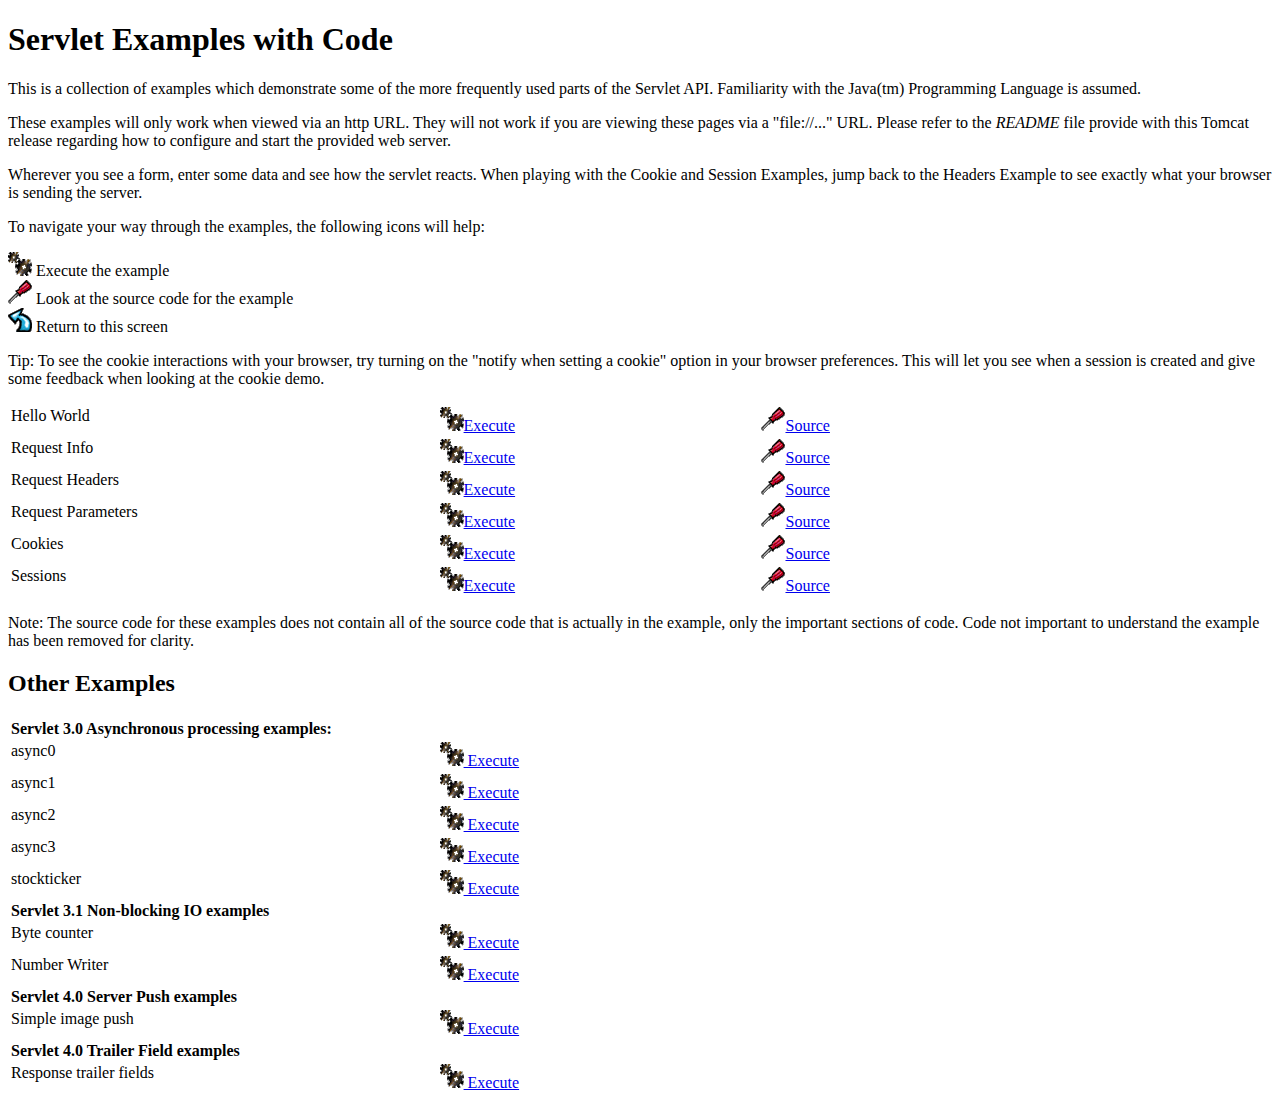
<file: Tomcat/apache-tomcat-9.0.56/webapps/examples/servlets/index.html>
<!--
 Licensed to the Apache Software Foundation (ASF) under one or more
  contributor license agreements.  See the NOTICE file distributed with
  this work for additional information regarding copyright ownership.
  The ASF licenses this file to You under the Apache License, Version 2.0
  (the "License"); you may not use this file except in compliance with
  the License.  You may obtain a copy of the License at

      http://www.apache.org/licenses/LICENSE-2.0

  Unless required by applicable law or agreed to in writing, software
  distributed under the License is distributed on an "AS IS" BASIS,
  WITHOUT WARRANTIES OR CONDITIONS OF ANY KIND, either express or implied.
  See the License for the specific language governing permissions and
  limitations under the License.
-->
<!DOCTYPE html><html lang="en">
<head>
   <meta charset="UTF-8" />
   <meta name="Author" content="Anil K. Vijendran" />
   <title>Servlet Examples</title>
   <style type="text/css">
   img { border: 0; }
   th { text-align: left; }
   tr { vertical-align: top; }
   </style>
</head>
<body>
<h1>Servlet
Examples with Code</h1>
<p>This is a collection of examples which demonstrate some of the more
frequently used parts of the Servlet API. Familiarity with the Java(tm)
Programming Language is assumed.
<p>These examples will only work when viewed via an http URL. They will
not work if you are viewing these pages via a "file://..." URL. Please
refer to the <i>README</i> file provide with this Tomcat release regarding
how to configure and start the provided web server.
<p>Wherever you see a form, enter some data and see how the servlet reacts.
When playing with the Cookie and Session Examples, jump back to the Headers
Example to see exactly what your browser is sending the server.
<p>To navigate your way through the examples, the following icons will
help:</p>
<ul style="list-style-type: none; padding-left: 0;">
<li><img src="images/execute.gif" alt=""> Execute the example</li>
<li><img src="images/code.gif" alt=""> Look at the source code for the example</li>
<li><img src="images/return.gif" alt=""> Return to this screen</li>
</ul>

<p>Tip: To see the cookie interactions with your browser, try turning on
the "notify when setting a cookie" option in your browser preferences.
This will let you see when a session is created and give some feedback
when looking at the cookie demo.</p>
<table style="width: 85%;" >
<tr>
<td>Hello World</td>

<td style="width: 30%;"><a href="servlet/HelloWorldExample"><img SRC="images/execute.gif" alt=""></a><a href="servlet/HelloWorldExample">Execute</a></td>

<td style="width: 30%;"><a href="helloworld.html"><img SRC="images/code.gif" alt=""></a><a href="helloworld.html">Source</a></td>
</tr>

<tr>
<td>Request Info</td>

<td style="width: 30%;"><a href="servlet/RequestInfoExample"><img SRC="images/execute.gif" alt=""></a><a href="servlet/RequestInfoExample">Execute</a></td>

<td style="width: 30%;"><a href="reqinfo.html"><img SRC="images/code.gif" alt=""></a><a href="reqinfo.html">Source</a></td>
</tr>

<tr>
<td>Request Headers</td>

<td style="width: 30%;"><a href="servlet/RequestHeaderExample"><img SRC="images/execute.gif" alt=""></a><a href="servlet/RequestHeaderExample">Execute</a></td>

<td style="width: 30%;"><a href="reqheaders.html"><img SRC="images/code.gif" alt=""></a><a href="reqheaders.html">Source</a></td>
</tr>

<tr>
<td>Request Parameters</td>

<td style="width: 30%;"><a href="servlet/RequestParamExample"><img SRC="images/execute.gif" alt=""></a><a href="servlet/RequestParamExample">Execute</a></td>

<td style="width: 30%;"><a href="reqparams.html"><img SRC="images/code.gif" alt=""></a><a href="reqparams.html">Source</a></td>
</tr>

<tr>
<td>Cookies</td>

<td style="width: 30%;"><a href="servlet/CookieExample"><img SRC="images/execute.gif" alt=""></a><a href="servlet/CookieExample">Execute</a></td>

<td style="width: 30%;"><a href="cookies.html"><img SRC="images/code.gif" alt=""></a><a href="cookies.html">Source</a></td>
</tr>

<tr>
<td>Sessions</td>

<td style="width: 30%;"><a href="servlet/SessionExample"><img SRC="images/execute.gif" alt=""></a><a href="servlet/SessionExample">Execute</a></td>

<td style="width: 30%;"><a href="sessions.html"><img SRC="images/code.gif" alt=""></a><a href="sessions.html">Source</a></td>
</tr>
</table>

<p>Note: The source code for these examples does not contain all of the
source code that is actually in the example, only the important sections
of code. Code not important to understand the example has been removed
for clarity.</p>

<h2>Other Examples</h2>
<table style="width: 85%;" >

<tr>
  <th colspan="3">Servlet 3.0 Asynchronous processing examples:</th>
</tr>
<tr>
  <td>async0</td>
  <td style="width: 30%;">
    <a href="../async/async0"><img SRC="images/execute.gif" alt=""> Execute</a>
  </td>
  <td style="width: 30%;"></td>
</tr>
<tr>
  <td>async1</td>
  <td style="width: 30%;">
    <a href="../async/async1"><img SRC="images/execute.gif" alt=""> Execute</a>
  </td>
  <td style="width: 30%;"></td>
</tr>
<tr>
  <td>async2</td>
  <td style="width: 30%;">
    <a href="../async/async2"><img SRC="images/execute.gif" alt=""> Execute</a>
  </td>
  <td style="width: 30%;"></td>
</tr>
<tr>
  <td>async3</td>
  <td style="width: 30%;">
    <a href="../async/async3"><img SRC="images/execute.gif" alt=""> Execute</a>
  </td>
  <td style="width: 30%;"></td>
</tr>
<tr>
  <td>stockticker</td>
  <td style="width: 30%;">
    <a href="../async/stockticker"><img SRC="images/execute.gif" alt=""> Execute</a>
  </td>
  <td style="width: 30%;"></td>
</tr>

<tr>
  <th colspan="3">Servlet 3.1 Non-blocking IO examples</th>
</tr>
<tr>
  <td>Byte counter</td>
  <td style="width: 30%;">
    <a href="nonblocking/bytecounter.html"><img src="images/execute.gif" alt=""> Execute</a>
  </td>
  <td style="width: 30%;"></td>
</tr>
<tr>
  <td>Number Writer</td>
  <td style="width: 30%;">
    <a href="nonblocking/numberwriter"><img src="images/execute.gif" alt=""> Execute</a>
  </td>
  <td style="width: 30%;"></td>
</tr>

<tr>
  <th colspan="3">Servlet 4.0 Server Push examples</th>
</tr>
<tr>
  <td>Simple image push</td>
  <td style="width: 30%;">
    <a href="serverpush/simpleimage"><img src="images/execute.gif" alt=""> Execute</a>
  </td>
  <td style="width: 30%;"></td>
</tr>

<tr>
  <th colspan="3">Servlet 4.0 Trailer Field examples</th>
</tr>
<tr>
  <td>Response trailer fields</td>
  <td style="width: 30%;">
    <a href="trailers/response"><img src="images/execute.gif" alt=""> Execute</a>
  </td>
  <td style="width: 30%;"></td>
</tr>

</table>

</body>
</html>
</file>
<file: Frontend/css/print-dashboard.css>
.only-print{
    display: none !important;
}

@media print{
    .no-print{
        display: none !important;
    }

    .only-print{
        display: block !important;
    }

}
</file>
<file: Tomcat/apache-tomcat-9.0.56/webapps/docs/images/docs-stylesheet.css>
@charset "utf-8";
/*
  Licensed to the Apache Software Foundation (ASF) under one or more
  contributor license agreements.  See the NOTICE file distributed with
  this work for additional information regarding copyright ownership.
  The ASF licenses this file to You under the Apache License, Version 2.0
  (the "License"); you may not use this file except in compliance with
  the License.  You may obtain a copy of the License at

      http://www.apache.org/licenses/LICENSE-2.0

  Unless required by applicable law or agreed to in writing, software
  distributed under the License is distributed on an "AS IS" BASIS,
  WITHOUT WARRANTIES OR CONDITIONS OF ANY KIND, either express or implied.
  See the License for the specific language governing permissions and
  limitations under the License.
*/

/* Fonts */
@import url("fonts/fonts.css");

/* General style */

h1, h2, h3, h4, h5, h6, th {
  font-weight: 600;
}

body {
  margin: 0;
}

body, input {
  font-family: 'Open Sans', sans-serif;
  font-size: 10.5pt;
}

code, pre {
  font-family: Consolas, monospace;
}

img {
  border: 0;
}

table {
  border-collapse: collapse;
  text-align: left;
}
table *:not(table) {
  /* Prevent border-collapsing for table child elements like <div> */
  border-collapse: separate;
}

th {
  text-align: left;
}

main {
  /* Remove this once all IEs support <main> element */
  display: block;
}


/* Layout */

#wrapper {
  min-width: 400px;
}

#header {
  border-bottom: 1px solid #bbb;
}

@media not print {
    #header {
        box-shadow: 0 0 7px #aaa;
    }
}

#header > div {
  padding-left: 15px;
  padding-right: 15px;

  /* Work-around for old browsers: */
  background-color: #F8F3E4;
  background: linear-gradient(to bottom, #ffffff -10%, #F8F3E4 100%);
  position: relative;
}

#header .logo {
  float: left;
  padding-top: 10px;
  min-width: 190px;
}

#header .logo  img{
  /* To avoid that the Font Descender being added to the parent div's height */
  vertical-align: middle;
}

#header .asfLogo {
  float: right;
  position: relative;
  top: 8px;
}

#header h1 {
  margin-top: 0.6em;
  margin-bottom: 0;
}

#header .versionInfo {
  font-size: 13pt;
  margin-bottom: 1em;
}

#middle {
  display: table;
  table-layout: fixed;
  margin: 0;
  width: 100%;
}
#middle > div { display: table-row; }
#middle > div > div { display: table-cell; vertical-align: top; }



#mainLeft {
  width: 190px;
}

#mainLeft > div {
  margin-top: -1px; /* to overwrite border of element above */
  padding-left: 16px;
  padding-right: 14px;
  padding-top: 6px;
  padding-bottom: 15px;
  background-color: #F8F3E4;
  border-right: 1px solid #bbb;
  border-bottom: 1px solid #bbb;
  font-size: 10pt;
  border-bottom-right-radius: 20px;
  box-shadow: 0 0 5px #aaa;
}

#mainLeft h2 {
  margin-bottom: 0.2em;
  font-size: 1.2em;
}

#mainLeft ul {
  padding: 0;
  margin: 0;
  list-style-type: none;
}

#mainLeft ul a {
  text-indent: -0.6em;
  padding-left: 1.4em;
  display: block;
  text-decoration: none;
  color: #444;
}
#mainLeft ul a:hover {
  color: #000;
  background-color: #D1c9b9;
}

#mainRight {
  padding-left: 14px;
  padding-right: 20px;

}

#footer {
  margin-top: 30px;
  padding-top: 20px;
  padding-bottom: 20px;
  padding-left: 20px;
  padding-right: 20px;
  border-top: 1px solid #ccc;
  color: #444;
  text-align: center;
  /* font-style: italic; */
  font-size: 9pt;
}


/* Content */

#content div.text {
  padding-left: 1em;
  padding-left: 1em;
}

#content h3, #content h4, #content h5, #content h6 {
  padding-left: 5px;
  padding-right: 5px;
  background-color: #eaeaea;
}

@media not print {
    #content h3, #content h4, #content h5, #content h6 {
        border: 1px solid #ccc;
        border-radius: 4px;
    }
}

#content h4, #content h5, #content h6 {
  background-color: #f6f6f6;
}

code {
  background-color: rgb(224,255,255);
}

div.codeBox pre code, code.attributeName, code.propertyName, code.noHighlight, .noHighlight code {
  background-color: transparent;
}
div.codeBox {
  overflow: auto;
  margin: 1em 0;
}
div.codeBox pre {
  margin: 0;
  padding: 4px;
  border: 1px solid #999;
  border-radius: 5px;
  background-color: #eff8ff;
  display: table; /* To prevent <pre>s from taking the complete available width. */
  /*
  When it is officially supported, use the following CSS instead of display: table
  to prevent big <pre>s from exceeding the browser window:
  max-width: available;
  width: min-content;
  */
}

div.codeBox pre.wrap {
  white-space: pre-wrap;
}


table.defaultTable tr, table.detail-table tr {
    border: 1px solid #CCC;
}

table.defaultTable tr:nth-child(even), table.detail-table tr:nth-child(even) {
    background-color: #FAFBFF;
}

table.defaultTable tr:nth-child(odd), table.detail-table tr:nth-child(odd) {
    background-color: #EEEFFF;
}

table.defaultTable th, table.detail-table th {
  background-color: #88b;
  color: #fff;
}

table.defaultTable th, table.defaultTable td, table.detail-table th, table.detail-table td {
  padding: 5px 8px;
}


p.notice {
  border: 1px solid rgb(255, 0, 0);
  background-color: rgb(238, 238, 238);
  color: rgb(0, 51, 102);
  padding: 0.5em;
  margin: 1em 2em 1em 1em;
}


/* Changelog-Styles */

ul.changelog {
  padding-left: 1em;
  list-style-type: none;
}

ul.changelog  li{
  padding-top: 5px;
  padding-bottom: 5px;
}

ul.changelog img {
  vertical-align: middle
}


/* Printer-only Styles */
@media print {
    .noPrint { display: none; }
    #middle > div > div#mainLeft { display: none; }
    a { color: inherit; text-decoration: none; }
}

/* Fix for Comments section which contains a <h4> */
#comments_thread h1, #comments_thread h2, #comments_thread h3, #comments_thread h4, #comments_thread h5, #comments_thread h6 {
    border: none;
    background-color: transparent;
}
</file>
